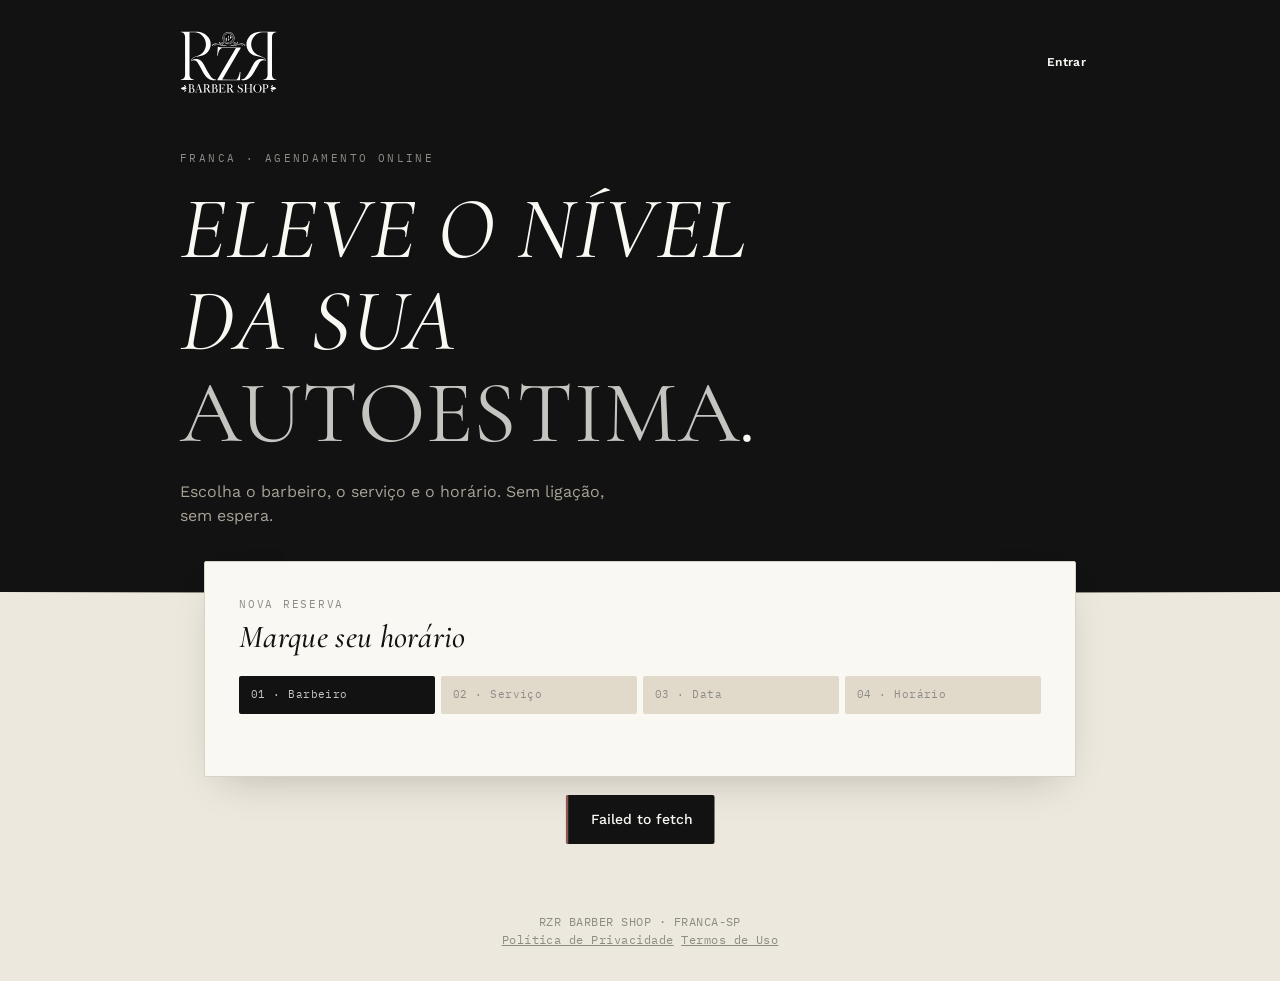
<file: index.html>
<!DOCTYPE html>
<html lang="pt-BR">
<head>
<meta charset="UTF-8">
<meta name="viewport" content="width=device-width, initial-scale=1.0">
<title>RZR Barber Shop — Agende seu horário</title>
<link rel="icon" type="image/svg+xml" href="assets/logo.svg">
<link rel="stylesheet" href="style.css">
</head>
<body>

<header class="hero">
  <nav class="hero-nav">
    <div class="brand">
      <img src="assets/logo.svg" alt="RZR Barber Shop">
    </div>
    <div class="nav-actions" id="navActions"></div>
  </nav>
  <div class="hero-content">
    <div class="eyebrow">Franca · Agendamento online</div>
    <h1>ELEVE O NÍVEL<br>DA SUA <em>AUTOESTIMA</em>.</h1>
    <p>Escolha o barbeiro, o serviço e o horário. Sem ligação, sem espera.</p>
  </div>
</header>
<div class="stripes"></div>

<main>
  <!-- Card: fluxo de agendamento -->
  <section class="card" id="bookingCard">
    <div class="section-label">Nova reserva</div>
    <h2 class="section-title">Marque seu horário</h2>

    <div class="steps">
      <div class="step active" id="step1">01 · Barbeiro</div>
      <div class="step" id="step2">02 · Serviço</div>
      <div class="step" id="step3">03 · Data</div>
      <div class="step" id="step4">04 · Horário</div>
    </div>

    <div id="barberStep">
      <div class="choice-grid" id="barberGrid"></div>
    </div>

    <div id="serviceStep" class="hidden">
      <div class="choice-grid" id="serviceGrid"></div>
    </div>

    <div id="dateStep" class="hidden">
      <div class="field" style="max-width:220px">
        <label>Escolha a data</label>
        <input type="date" id="dateInput">
      </div>
      <button class="btn btn-primary" id="btnLoadSlots">Ver horários</button>
    </div>

    <div id="slotStep" class="hidden">
      <div class="slot-grid" id="slotGrid"></div>
      <p class="empty" id="noSlots" style="display:none">Nenhum horário disponível nesse dia. Tente outra data.</p>
    </div>
  </section>

  <!-- Card: meus agendamentos -->
  <section class="card hidden" id="myApptsCard">
    <div class="section-label">Sua conta</div>
    <h2 class="section-title">Meus agendamentos</h2>
    <div id="apptList"></div>
  </section>
</main>

<!-- Modal login/cadastro -->
<div class="modal-backdrop hidden" id="authModal">
  <div class="modal">
    <div class="tab-row">
      <button class="tab-btn active" id="tabLogin">Entrar</button>
      <button class="tab-btn" id="tabCadastro">Criar conta</button>
    </div>

    <div id="loginForm">
      <h3>Entrar</h3>
      <div class="field"><label>Email</label><input type="email" id="loginEmail"></div>
      <div class="field">
        <label>Senha</label>
        <div class="password-wrapper">
          <input type="password" id="loginSenha">
          <button type="button" class="toggle-password" data-target="loginSenha">
            <img src="assets/see-eye.svg" alt="Mostrar senha">
          </button>
        </div>
      </div>
      <button class="btn btn-primary" style="width:100%" id="btnLogin">Entrar</button>
      <div style="text-align:center;margin-top:14px">
        <button class="link-btn" id="btnEsqueciSenha" style="font-size:12px">Esqueci minha senha</button>
      </div>
    </div>

    <div id="cadastroForm" class="hidden">
      <h3>Criar conta</h3>
      <div class="field"><label>Nome</label><input type="text" id="cadNome" required></div>
      <div class="field"><label>Email</label><input type="email" id="cadEmail" required></div>
      <div class="field"><label>Telefone</label><input type="tel" id="cadTelefone" required></div>
      <div class="field">
        <label>Senha</label>
        <div class="password-wrapper">
          <input type="password" id="cadSenha">
          <button type="button" class="toggle-password" data-target="cadSenha">
            <img src="assets/see-eye.svg" alt="Mostrar senha">
          </button>
        </div>
      </div>
      <div class="field">
        <label>Confirmar senha</label>
        <div class="password-wrapper">
          <input type="password" id="cadSenhaConfirmar">
          <button type="button" class="toggle-password" data-target="cadSenhaConfirmar">
            <img src="assets/see-eye.svg" alt="Mostrar senha">
          </button>
        </div>
      </div>
      <button class="btn btn-primary" style="width:100%" id="btnCadastro">Criar conta</button>
    </div>

    <div style="margin-top:14px;text-align:center">
      <button class="link-btn" id="btnCloseModal">Fechar</button>
    </div>
  </div>
</div>

<!-- Modal confirmação de reserva -->
<div class="modal-backdrop hidden" id="confirmModal">
  <div class="modal">
    <h3>Confirmar reserva</h3>
    <p id="confirmSummary" style="margin-bottom:20px;color:var(--muted);font-size:15px"></p>
    <button class="btn btn-primary" style="width:100%;margin-bottom:10px" id="btnConfirmBooking">Solicitar agendamento</button>
    <button class="link-btn" id="btnCancelConfirm" style="width:100%">Voltar</button>
  </div>
</div>

<!-- Modal minha conta -->
<div class="modal-backdrop hidden" id="accountModal">
  <div class="modal">
    <h3>Minha conta</h3>
    <div class="field"><label>Nome</label><input type="text" id="accNome"></div>
    <div class="field"><label>Email</label><input type="email" id="accEmail"></div>
    <div class="field"><label>Telefone</label><input type="tel" id="accTelefone"></div>
    <button class="btn btn-primary" style="width:100%;margin-bottom:10px" id="btnSalvarPerfil">Salvar alterações</button>

    <div class="stripes" style="margin:24px 0"></div>

    <h3 style="font-size:20px;color:#8A5A52">Excluir minha conta</h3>
    <p style="color:var(--silver-dim);font-size:13px;margin:8px 0 14px">
      Isso remove seus dados pessoais (nome, e-mail, telefone) permanentemente. Seu histórico de agendamentos é mantido de forma anônima, como exige a lei. Essa ação não pode ser desfeita.
    </p>
    <div class="field">
      <label>Confirme sua senha</label>
      <div class="password-wrapper">
        <input type="password" id="accSenhaExcluir">
        <button type="button" class="toggle-password" data-target="accSenhaExcluir">
          <img src="assets/see-eye.svg" alt="Mostrar senha">
        </button>
      </div>
    </div>
    <button class="btn btn-danger" style="width:100%;margin-bottom:10px" id="btnExcluirConta">Excluir minha conta</button>

    <button class="link-btn" id="btnCloseAccount" style="width:100%">Fechar</button>
  </div>
</div>

<footer>
  RZR BARBER SHOP · FRANCA-SP
  <br>
  <a href="privacidade.html" style="color:var(--silver-dim);text-decoration:underline">Política de Privacidade</a>
  <a href="termos-uso.html" style="color:var(--silver-dim);text-decoration:underline">Termos de Uso</a>
</footer>

<div id="toast"></div>

<script src="app.js"></script>
<script>
let barbeiros = [], servicos = [];
let selected = { barbeiro: null, servico: null, data: null, slot: null };

// ---------- Header / sessão ----------
function renderNav() {
  const nav = document.getElementById("navActions");
  const user = getUser();

  if (user && user.perfil === "Cliente") {
    nav.innerHTML = `
      <button class="link-btn" id="btnAccount" title="Editar meus dados" style="color:var(--cream);font-size:14px">Olá, ${escapeHtml(user.nome.split(" ")[0])} ✎</button>
      <button class="btn btn-ghost btn-small" id="btnMyAppts">Meus agendamentos</button>
      <button class="btn btn-ghost btn-small" id="btnLogout">Sair</button>
    `;
    document.getElementById("btnAccount").onclick = openAccountModal;
    document.getElementById("btnMyAppts").onclick = showMyAppointments;
    document.getElementById("btnLogout").onclick = () => { clearSession(); renderNav(); toast("Sessão encerrada"); document.getElementById("myApptsCard").classList.add("hidden"); };
  } else if (user && (user.perfil === "Admin" || user.perfil === "SubAdmin")) {
    nav.innerHTML = `
      <a href="admin.html" class="btn btn-ghost btn-small" style="text-decoration:none;color:var(--bone)">Painel administrativo</a>
      <button class="btn btn-ghost btn-small" id="btnLogout">Sair</button>
    `;
    document.getElementById("btnLogout").onclick = () => { clearSession(); renderNav(); toast("Sessão encerrada"); };
  } else {
    nav.innerHTML = `<button class="btn btn-primary btn-small" id="btnOpenAuth">Entrar</button>`;
    document.getElementById("btnOpenAuth").onclick = () => openAuthModal();
  }
}

// ---------- Auth modal ----------
function openAuthModal() { document.getElementById("authModal").classList.remove("hidden"); }
function closeAuthModal() { document.getElementById("authModal").classList.add("hidden"); }

document.getElementById("btnCloseModal").onclick = closeAuthModal;
document.getElementById("tabLogin").onclick = () => switchTab("login");
document.getElementById("tabCadastro").onclick = () => switchTab("cadastro");

function switchTab(tab) {
  document.getElementById("tabLogin").classList.toggle("active", tab === "login");
  document.getElementById("tabCadastro").classList.toggle("active", tab === "cadastro");
  document.getElementById("loginForm").classList.toggle("hidden", tab !== "login");
  document.getElementById("cadastroForm").classList.toggle("hidden", tab !== "cadastro");
}

document.getElementById("btnLogin").onclick = async () => {
  const email = document.getElementById("loginEmail").value.trim();
  const senha = document.getElementById("loginSenha").value;
  if (!email || !senha) return toast("Preencha email e senha", true);

  const btn = document.getElementById("btnLogin");
  const textoOriginal = btn.textContent;
  btn.disabled = true;
  btn.textContent = "Entrando...";

  try {
    const data = await api("/api/auth/login", { method: "POST", body: JSON.stringify({ email, senha }) });
    saveSession(data.token, data.nome, data.email, data.perfil);
    renderNav(); closeAuthModal();
    toast(`Bem-vindo, ${data.nome.split(" ")[0]}!`);
  } catch (e) {
    toast(e.message, true);
    destacarCriarConta();
  } finally {
    btn.disabled = false;
    btn.textContent = textoOriginal;
  }
};

function destacarCriarConta() {
  const tab = document.getElementById("tabCadastro");
  tab.classList.add("highlight");
  setTimeout(() => tab.classList.remove("highlight"), 2000);
}
document.getElementById("loginSenha").addEventListener("keydown", (e) => {
  if (e.key === "Enter") document.getElementById("btnLogin").click();
});

document.getElementById("btnEsqueciSenha").onclick = async () => {
  const email = document.getElementById("loginEmail").value.trim();
  if (!email) return toast("Digite seu e-mail no campo acima primeiro", true);
  try {
    const data = await api("/api/auth/esqueci-senha", { method: "POST", body: JSON.stringify({ email }) });
    toast(data.mensagem);
  } catch (e) { toast(e.message, true); }
};

document.getElementById("btnCadastro").onclick = async () => {
  const nome = document.getElementById("cadNome").value.trim();
  const email = document.getElementById("cadEmail").value.trim();
  const telefone = document.getElementById("cadTelefone").value.trim();
  const senha = document.getElementById("cadSenha").value;
  const senhaConfirmar = document.getElementById("cadSenhaConfirmar").value;
  if (!nome || !telefone || !email || !senha) return toast("Preencha os campos obrigatórios", true);
  if (senha !== senhaConfirmar) return toast("As senhas não coincidem", true);
  try {
    const data = await api("/api/auth/cadastro", { method: "POST", body: JSON.stringify({ nome, email, senha, telefone }) });
    saveSession(data.token, data.nome, data.email, data.perfil);
    renderNav(); closeAuthModal();
    toast(`Conta criada! Bem-vindo, ${data.nome.split(" ")[0]}!`);
  } catch (e) { toast(e.message, true); }
};
document.getElementById("cadSenha").addEventListener("keydown", (e) => {
  if (e.key === "Enter") document.getElementById("btnCadastro").click();
});

// ---------- Minha conta ----------
function openAccountModal() {
  document.getElementById("accountModal").classList.remove("hidden");
  carregarMeusDados();
}

async function carregarMeusDados() {
  try {
    const dados = await api("/api/usuarios/me");
    document.getElementById("accNome").value = dados.nome;
    document.getElementById("accEmail").value = dados.email;
    document.getElementById("accTelefone").value = dados.telefone || "";
  } catch (e) { toast(e.message, true); }
}

document.getElementById("btnCloseAccount").onclick = () => {
  document.getElementById("accountModal").classList.add("hidden");
  document.getElementById("accSenhaExcluir").value = "";
};

document.getElementById("btnSalvarPerfil").onclick = async () => {
  const nome = document.getElementById("accNome").value.trim();
  const email = document.getElementById("accEmail").value.trim();
  const telefone = document.getElementById("accTelefone").value.trim();
  if (!nome) return toast("Informe o nome", true);
  try {
    const atualizado = await api("/api/usuarios/me", {
      method: "PUT",
      body: JSON.stringify({ nome, email, telefone })
    });
    const user = getUser();
    saveSession(getToken(), atualizado.nome, atualizado.email, user.perfil);
    renderNav();
    toast("Dados atualizados");
  } catch (e) { toast(e.message, true); }
};

document.getElementById("btnExcluirConta").onclick = async () => {
  const senha = document.getElementById("accSenhaExcluir").value;
  if (!senha) return toast("Digite sua senha para confirmar", true);
  if (!confirm("Tem certeza que deseja excluir sua conta? Essa ação não pode ser desfeita.")) return;
  try {
    await api("/api/usuarios/me", { method: "DELETE", body: JSON.stringify({ senha }) });
    toast("Conta excluída. Até logo!");
    clearSession();
    document.getElementById("accountModal").classList.add("hidden");
    renderNav();
    document.getElementById("myApptsCard").classList.add("hidden");
  } catch (e) { toast(e.message, true); }
};

// ---------- Fluxo de agendamento ----------
async function loadBarbeiros() {
  try {
    barbeiros = await api("/api/barbeiros");
    const grid = document.getElementById("barberGrid");
    grid.innerHTML = barbeiros.map(b => `
      <div class="choice-card ${b.fotoBase64 ? "choice-card-com-foto" : ""}" data-id="${b.id}">
        ${b.fotoBase64 ? `<img src="${b.fotoBase64}" class="foto-preview foto-preview-md" alt="${escapeHtml(b.nome)}">` : ""}
        <div class="info">
          <div class="name">${escapeHtml(b.nome)}</div>
          <div class="meta">${escapeHtml(b.telefone) || "Barbeiro"}</div>
        </div>
      </div>`).join("");
    grid.querySelectorAll(".choice-card").forEach(el => el.onclick = () => selectBarbeiro(el));
  } catch (e) { toast(e.message, true); }
}

function selectBarbeiro(el) {
  document.querySelectorAll("#barberGrid .choice-card").forEach(c => c.classList.remove("selected"));
  el.classList.add("selected");
  selected.barbeiro = barbeiros.find(b => b.id == el.dataset.id);
  markStep(1, 2);
  loadServicos();
}

async function loadServicos() {
  try {
    servicos = await api("/api/servicos");
    const grid = document.getElementById("serviceGrid");
    grid.innerHTML = servicos.map(s => `
      <div class="choice-card" data-id="${s.id}">
        <div class="name">${escapeHtml(s.nome)}</div>
        <div class="meta">${s.duracaoMinutos} min · ${formatMoney(s.preco)}</div>
      </div>`).join("");
    grid.querySelectorAll(".choice-card").forEach(el => el.onclick = () => selectServico(el));
    document.getElementById("serviceStep").classList.remove("hidden");
  } catch (e) { toast(e.message, true); }
}

function selectServico(el) {
  document.querySelectorAll("#serviceGrid .choice-card").forEach(c => c.classList.remove("selected"));
  el.classList.add("selected");
  selected.servico = servicos.find(s => s.id == el.dataset.id);
  markStep(2, 3);
  document.getElementById("dateStep").classList.remove("hidden");
  const dateInput = document.getElementById("dateInput");
  const today = new Date().toISOString().split("T")[0];
  dateInput.min = today;
  if (!dateInput.value) dateInput.value = today;
}

document.getElementById("btnLoadSlots").onclick = async () => {
  const data = document.getElementById("dateInput").value;
  if (!data) return toast("Escolha uma data", true);
  selected.data = data;
  markStep(3, 4);
  try {
    const slots = await api(`/api/agendamentos/horarios-disponiveis?barbeiroId=${selected.barbeiro.id}&servicoId=${selected.servico.id}&data=${data}`);
    const grid = document.getElementById("slotGrid");
    document.getElementById("slotStep").classList.remove("hidden");
    document.getElementById("noSlots").style.display = slots.length ? "none" : "block";
    grid.innerHTML = slots.map(s => `
  <div class="slot ${s.disponivel ? "" : "slot-reservado"}" data-inicio="${s.inicio}">
    <span class="slot-time">${formatTime(s.inicio)}</span>
    ${s.disponivel ? "" : `<span class="slot-tag">RESERVADO</span>`}
  </div>`).join("");
    // só os disponíveis recebem clique
    grid.querySelectorAll(".slot:not(.slot-reservado)").forEach(el => el.onclick = () => selectSlot(el));
  } catch (e) { toast(e.message, true); }
};

function selectSlot(el) {
  document.querySelectorAll("#slotGrid .slot").forEach(s => s.classList.remove("selected"));
  el.classList.add("selected");
  selected.slot = el.dataset.inicio;
  openConfirmModal();
}

function markStep(fromIdx, toIdx) {
  const stepFrom = document.getElementById(`step${fromIdx}`);
  stepFrom.classList.remove("active");
  stepFrom.classList.add("done");
  document.getElementById(`step${toIdx}`).classList.add("active");
}

// ---------- Confirmação ----------
function openConfirmModal() {
  if (!isClienteLogado()) {
    toast("Entre na sua conta para confirmar o agendamento", true);
    openAuthModal();
    return;
  }
  const resumo = `${escapeHtml(selected.barbeiro.nome)} · ${escapeHtml(selected.servico.nome)} · ${formatDateTime(selected.slot)}`;  document.getElementById("confirmSummary").textContent = resumo;
  document.getElementById("confirmModal").classList.remove("hidden");
}
document.getElementById("btnCancelConfirm").onclick = () => document.getElementById("confirmModal").classList.add("hidden");

document.getElementById("btnConfirmBooking").onclick = async () => {
  try {
    await api("/api/agendamentos", {
      method: "POST",
      body: JSON.stringify({
        barbeiroId: selected.barbeiro.id,
        servicoId: selected.servico.id,
        dataHoraInicio: selected.slot
      })
    });
    document.getElementById("confirmModal").classList.add("hidden");
    toast("Agendamento solicitado! 🎉");
    resetFlow();
    showMyAppointments();
  } catch (e) { toast(e.message, true); }
};

function resetFlow() {
  selected = { barbeiro: null, servico: null, data: null, slot: null };
  document.querySelectorAll(".step").forEach(s => s.classList.remove("active", "done"));
  document.getElementById("step1").classList.add("active");
  document.getElementById("serviceStep").classList.add("hidden");
  document.getElementById("dateStep").classList.add("hidden");
  document.getElementById("slotStep").classList.add("hidden");
  document.querySelectorAll(".choice-card").forEach(c => c.classList.remove("selected"));
}

// ---------- Meus agendamentos ----------
async function showMyAppointments() {
  if (!isClienteLogado()) return openAuthModal();
  try {
    const appts = await api("/api/agendamentos/meus");
    const card = document.getElementById("myApptsCard");
    const list = document.getElementById("apptList");
    card.classList.remove("hidden");
    card.scrollIntoView({ behavior: "smooth" });

    if (!appts.length) {
      list.innerHTML = `<div class="empty"><div class="display">—</div>Você ainda não tem agendamentos.</div>`;
      return;
    }

    list.innerHTML = appts.map(a => `
      <div class="appt">
        <div class="appt-info">
          <div class="name">${escapeHtml(a.servicoNome)} com ${escapeHtml(a.barbeiroNome)}</div>
          <div class="meta">${formatDateTime(a.dataHoraInicio)}</div>
        </div>
        <div style="display:flex;align-items:center;gap:10px">
        <span class="badge badge-${a.status.toLowerCase()}">${statusLabel(a.status, a.canceladoPor)}</span>          ${a.status !== "Cancelado" ? `<button class="btn btn-danger btn-small" data-id="${a.id}">Cancelar</button>` : ""}
        </div>
      </div>`).join("");

    list.querySelectorAll("button[data-id]").forEach(btn => {
      btn.onclick = async () => {
        if (!confirm("Cancelar este agendamento?")) return;
        try {
          await api(`/api/agendamentos/${btn.dataset.id}/cancelar`, { method: "PATCH" });
          toast("Agendamento cancelado");
          showMyAppointments();
        } catch (e) { toast(e.message, true); }
      };
    });
  } catch (e) { toast(e.message, true); }
}

// ---------- Fechar modal ao clicar fora ----------
document.querySelectorAll(".modal-backdrop").forEach(backdrop => {
  backdrop.addEventListener("click", (e) => {
    if (e.target === backdrop) {
      backdrop.classList.add("hidden");
    }
  });
});

// ---------- Init ----------
renderNav();
loadBarbeiros();
setupPasswordToggles();
</script>
</body>
</html>
</file>
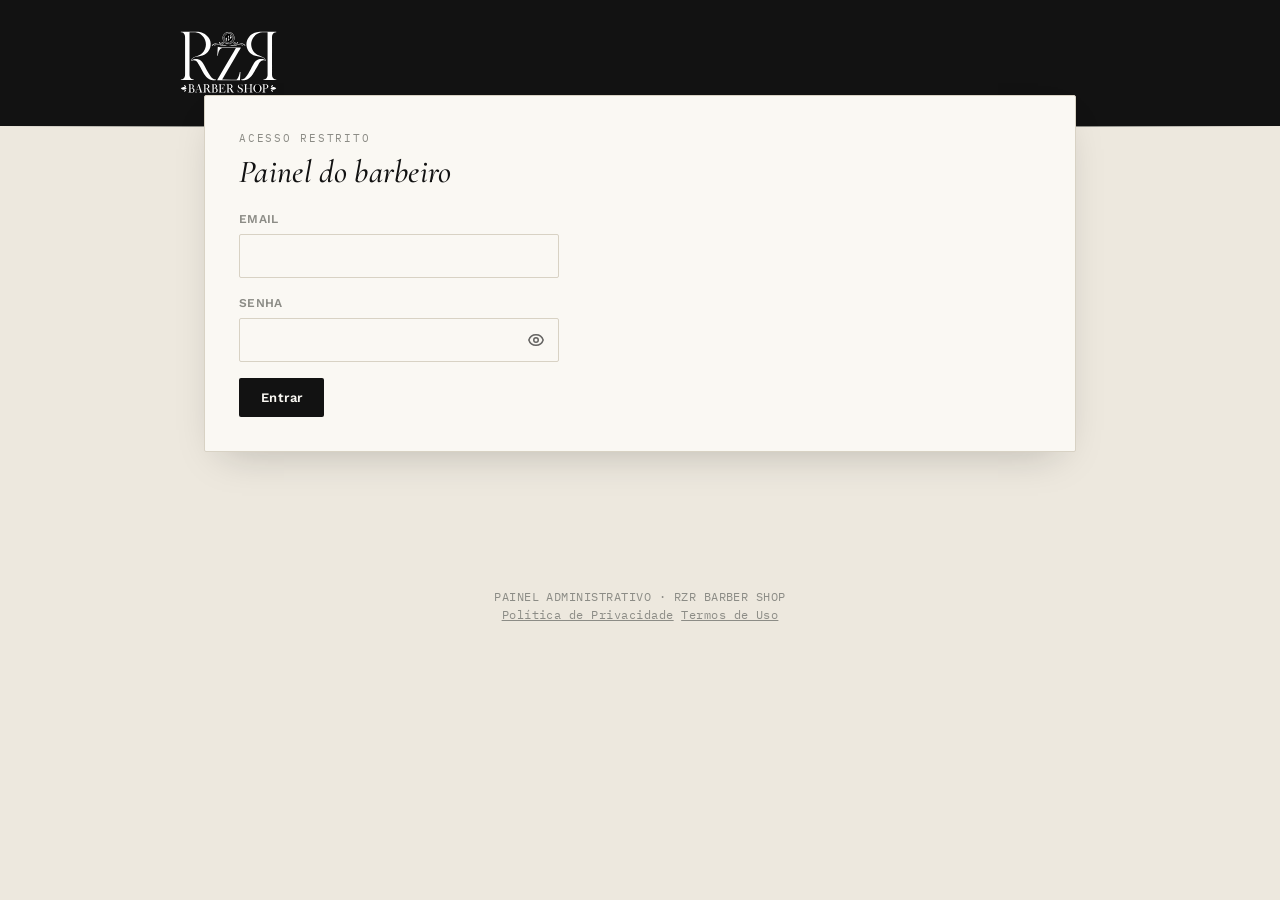
<file: admin.html>
<!DOCTYPE html>
<html lang="pt-BR">
<head>
<meta charset="UTF-8">
<meta name="viewport" content="width=device-width, initial-scale=1.0">
<title>Painel · RZR Barber Shop</title>
<link rel="icon" type="image/svg+xml" href="assets/logo.svg">
<link rel="stylesheet" href="style.css">
</head>
<body>

<header class="hero" style="padding-bottom:32px">
  <nav class="hero-nav" style="margin-bottom:0">
    <div class="brand">
      <img src="assets/logo.svg" alt="RZR Barber Shop">
    </div>
    <div class="nav-actions" id="navActions"></div>
  </nav>
</header>
<div class="stripes"></div>

<main>
  <!-- Login gate -->
  <section class="card" id="loginGate">
    <div class="section-label">Acesso restrito</div>
    <h2 class="section-title">Painel do barbeiro</h2>
    <div class="field" style="max-width:320px"><label>Email</label><input type="email" id="loginEmail"></div>
    <div class="field" style="max-width:320px">
      <label>Senha</label>
      <div class="password-wrapper">
        <input type="password" id="loginSenha">
        <button type="button" class="toggle-password" data-target="loginSenha">
          <img src="assets/see-eye.svg" alt="Mostrar senha">
        </button>
      </div>
    </div>
    <button class="btn btn-primary" id="btnLogin">Entrar</button>
  </section>

  <!-- Dashboard -->
  <div id="dashboard" class="hidden">
    <section class="card">
      <div class="section-label">Agenda</div>
      <h2 class="section-title">Todos os agendamentos</h2>
      <div class="field hidden" id="filtroBarbeiroWrapper" style="max-width:280px">
        <label>Filtrar por barbeiro</label>
        <select id="filtroBarbeiro" style="width:100%;padding:12px;border:1px solid var(--line);border-radius:2px;font-family:'Work Sans'">
          <option value="">Todos os barbeiros</option>
        </select>
      </div>
      <div id="apptList"></div>
      <div id="apptPaginacao" style="display:flex;justify-content:center;align-items:center;gap:16px;margin-top:20px"></div>
    </section>

    <section class="card" id="secBarbeiros">
      <div class="section-label">Equipe</div>
      <h2 class="section-title">Barbeiros</h2>
      <div id="barberList" style="margin-bottom:20px"></div>
      <details>
        <summary style="cursor:pointer;font-weight:600;color:var(--brick);margin-bottom:12px">+ Cadastrar barbeiro</summary>
        <div class="field" style="max-width:320px"><label>Nome</label><input type="text" id="newBarberNome"></div>
        <div class="field" style="max-width:320px"><label>Telefone</label><input type="tel" id="newBarberTelefone"></div>
        <div class="field" style="max-width:320px">
          <label>Foto (opcional)</label>
          <input type="file" id="newBarberFoto" accept="image/*">
          <img id="newBarberFotoPreview" class="foto-preview hidden" style="margin-top:10px">
        </div>
        <button class="btn btn-outline btn-small" id="btnAddBarber">Adicionar</button>
      </details>
    </section>

    <section class="card" id="secServicos">
      <div class="section-label">Cardápio</div>
      <h2 class="section-title">Serviços</h2>
      <div id="serviceList" style="margin-bottom:20px"></div>
      <details>
        <summary style="cursor:pointer;font-weight:600;color:var(--brick);margin-bottom:12px">+ Cadastrar serviço</summary>
        <div class="field" style="max-width:320px"><label>Nome</label><input type="text" id="newServicoNome"></div>
        <div class="field" style="max-width:320px"><label>Duração (min)</label><input type="number" id="newServicoDuracao"></div>
        <div class="field" style="max-width:320px"><label>Preço (R$)</label><input type="number" step="0.01" id="newServicoPreco"></div>
        <div class="field" style="max-width:320px">
          <label>Antecedência mínima (min)</label>
          <input type="number" id="newServicoAntecedencia" value="0">
        </div>
        <button class="btn btn-outline btn-small" id="btnAddServico">Adicionar</button>
      </details>
    </section>

    <details class="card" id="secDisponilidade">
      <summary>
        <div class="section-label">Horários de trabalho</div>
        <h2 class="section-title">Disponibilidade</h2>
      </summary>
      <div class="section-body">
        <p style="color:var(--silver-dim);font-size:14px;margin-bottom:16px">Cadastre em qual barbeiro, dia da semana e faixa de horário ele atende.</p>
        <div class="field" style="max-width:320px">
          <label>Barbeiro</label>
          <select id="dispBarbeiro" style="width:100%;padding:12px;border:1px solid var(--line);border-radius:2px;font-family:'Work Sans'"></select>
        </div>
        <div class="field" style="max-width:320px">
          <label>Dia da semana</label>
          <select id="dispDia" style="width:100%;padding:12px;border:1px solid var(--line);border-radius:2px;font-family:'Work Sans'">
            <option value="" disabled selected>Selecione o dia</option>
            <option value="0">Domingo</option><option value="1">Segunda</option><option value="2">Terça</option>
            <option value="3">Quarta</option><option value="4">Quinta</option><option value="5">Sexta</option><option value="6">Sábado</option>
          </select>
        </div>
        <div style="display:flex;gap:12px;max-width:320px">
          <div class="field" style="flex:1"><label>Início</label><input type="time" id="dispInicio" value="09:00"></div>
          <div class="field" style="flex:1"><label>Fim</label><input type="time" id="dispFim" value="20:00"></div>
        </div>
        <div style="display:flex;gap:12px;max-width:320px">
          <div class="field" style="flex:1"><label>Pausa (início)</label><input type="time" id="dispPausaInicio"></div>
          <div class="field" style="flex:1"><label>Pausa (fim)</label><input type="time" id="dispPausaFim"></div>
        </div>
        <p style="color:var(--silver-dim);font-size:12px;margin:-8px 0 14px">Deixe em branco se o barbeiro não tiver pausa nesse dia.</p>
        <button class="btn btn-outline btn-small" id="btnAddDisp">Adicionar horário</button>
      </div>
    </details>

    <details class="card" id="secBloqueios">
      <summary>
        <div class="section-label">Fechado</div>
        <h2 class="section-title">Bloqueio de datas</h2>
      </summary>
      <div class="section-body">
        <p style="color:var(--silver-dim);font-size:14px;margin-bottom:16px">Feriados (todos os barbeiros) ou folgas individuais.</p>
        <div id="bloqueioList" style="margin-bottom:20px"></div>
        <details>
          <summary style="cursor:pointer;font-weight:600;color:var(--brick);margin-bottom:12px">+ Cadastrar bloqueio</summary>
          <div class="field" style="max-width:320px">
            <label>Barbeiro</label>
            <select id="bloqueioBarbeiro" style="width:100%;padding:12px;border:1px solid var(--line);border-radius:2px;font-family:'Work Sans'">
              <option value="">Todos os barbeiros (feriado)</option>
            </select>
          </div>
          <div class="field" style="max-width:320px"><label>Data</label><input type="date" id="bloqueioData"></div>
          <div style="display:flex;gap:12px;max-width:320px">
            <div class="field" style="flex:1"><label>Horário início (opcional)</label><input type="time" id="bloqueioHoraInicio"></div>
            <div class="field" style="flex:1"><label>Horário fim (opcional)</label><input type="time" id="bloqueioHoraFim"></div>
          </div>
          <p style="color:var(--silver-dim);font-size:12px;margin:-8px 0 14px">Deixe os dois em branco para bloquear o dia inteiro.</p>
          <div class="field" style="max-width:320px"><label>Motivo (opcional)</label><input type="text" id="bloqueioMotivo"></div>
          <button class="btn btn-outline btn-small" id="btnAddBloqueio">Adicionar</button>
          <button class="link-btn hidden" id="btnCancelEditBloqueio" style="margin-left:10px">Cancelar edição</button>
        </details>
      </div>
    </details>

    <details class="card" id="secLogs">
      <summary>
        <div class="section-label">Auditoria</div>
        <h2 class="section-title">Histórico de ações</h>
      </summary>
      <div class="section-body">
        <div id="logList"></div>
        <div id="logPaginacao" style="display:flex;justify-content:center;align-items:center;gap:16px;margin-top:20px"></div>
      </div>
    </details>
  </div>
</main>

<!-- Modal editar serviço -->
<div class="modal-backdrop hidden" id="editServicoModal">
  <div class="modal">
    <h3>Editar serviço</h3>
    <div class="field"><label>Nome</label><input type="text" id="editServicoNome"></div>
    <div class="field"><label>Duração (min)</label><input type="number" id="editServicoDuracao"></div>
    <div class="field"><label>Preço (R$)</label><input type="number" step="0.01" id="editServicoPreco"></div>
    <div class="field"><label>Antecedência mínima (min)</label><input type="number" id="editServicoAntecedencia"></div>
    <button class="btn btn-primary" style="width:100%;margin-bottom:10px" id="btnSalvarServico">Salvar alterações</button>
    <button class="link-btn" id="btnCancelEditServico" style="width:100%">Cancelar</button>
  </div>
</div>

<div class="modal-backdrop hidden" id="clienteModal">
  <div class="modal">
    <h3>Dados do cliente</h3>
    <div class="field"><label>Nome</label><input type="text" id="clienteNomeView" readonly></div>
    <div class="field"><label>Telefone</label><input type="text" id="clienteTelefoneView" readonly></div>
    <div class="field"><label>Email</label><input type="text" id="clienteEmailView" readonly></div>
    <button class="link-btn" id="btnCloseCliente" style="width:100%">Fechar</button>
  </div>
</div>

<!-- Modal editar barbeiro -->
<div class="modal-backdrop hidden" id="editBarbeiroModal">
  <div class="modal" style="max-width:520px">
    <h3>Editar barbeiro</h3>
    <div class="field"><label>Nome</label><input type="text" id="editBarbeiroNome"></div>
    <div class="field"><label>Telefone</label><input type="tel" id="editBarbeiroTelefone"></div>
    <div class="field">
      <label>Foto</label>
      <img id="editBarbeiroFotoPreview" class="foto-preview hidden" style="margin-bottom:10px">
      <input type="file" id="editBarbeiroFoto" accept="image/*">
      <button type="button" class="link-btn" id="btnRemoverFotoBarbeiro" style="display:block;margin-top:6px;font-size:12px">Remover foto</button>
    </div>
    <button class="btn btn-primary btn-small" id="btnSalvarBarbeiro" style="margin-bottom:20px">Salvar dados</button>

    <div class="stripes" style="margin-bottom:20px"></div>

    <h3 style="font-size:20px;margin-bottom:14px">Disponibilidades</h3>
    <div id="editDisponibilidadeList" style="margin-bottom:20px"></div>

    <details>
      <summary style="cursor:pointer;font-weight:600;color:var(--brick);margin-bottom:12px">+ Adicionar novo horário</summary>
      <div class="field">
        <label>Dia da semana</label>
        <select id="editDispDiaNovo" style="width:100%;padding:12px;border:1px solid var(--line);border-radius:2px;font-family:'Work Sans'">
          <option value="" disabled selected>Selecione o dia</option>
          <option value="0">Domingo</option><option value="1">Segunda</option><option value="2">Terça</option>
          <option value="3">Quarta</option><option value="4">Quinta</option><option value="5">Sexta</option><option value="6">Sábado</option>
        </select>
      </div>
      <div style="display:flex;gap:12px">
        <div class="field" style="flex:1"><label>Início</label><input type="time" id="editDispInicioNovo" value="09:00"></div>
        <div class="field" style="flex:1"><label>Fim</label><input type="time" id="editDispFimNovo" value="20:00"></div>
      </div>
      <div style="display:flex;gap:12px">
        <div class="field" style="flex:1"><label>Pausa (início)</label><input type="time" id="editDispPausaInicioNovo"></div>
        <div class="field" style="flex:1"><label>Pausa (fim)</label><input type="time" id="editDispPausaFimNovo"></div>
      </div>
      <button class="btn btn-outline btn-small" id="btnAddDispNoModal">Adicionar</button>
    </details>
    <div class="stripes" style="margin-bottom:20px"></div>
    <h3 style="font-size:20px;margin-bottom:10px">Acesso administrativo</h3>
    <div id="subAdminAtual" style="font-size:13px;color:var(--silver-dim);margin-bottom:8px"></div>
    <div class="field"><label>E-mail da conta do barbeiro</label><input type="email" id="editBarbeiroSubAdminEmail"></div>
    <div style="display:flex;gap:8px;margin-bottom:8px">
      <button class="btn btn-outline btn-small" id="btnVincularSubAdmin">Vincular</button>
      <button class="btn btn-danger btn-small hidden" id="btnDesvincularSubAdmin">Desvincular</button>
    </div>
    <p style="color:var(--silver-dim);font-size:12px;margin-bottom:20px">O barbeiro precisa ter criado a própria conta no site antes de vincular.</p>
    
    <button class="link-btn" id="btnCloseEditBarbeiro" style="width:100%;margin-top:20px">Fechar</button>
  </div>
</div>

<!-- Modal editar disponibilidade individual -->
<div class="modal-backdrop hidden" id="editDispModal">
  <div class="modal">
    <h3 id="editDispTitulo">Editar horário</h3>
    <div class="field">
      <label>Dia da semana</label>
      <select id="editDispDia" style="width:100%;padding:12px;border:1px solid var(--line);border-radius:2px;font-family:'Work Sans'">
        <option value="0">Domingo</option><option value="1">Segunda</option><option value="2">Terça</option>
        <option value="3">Quarta</option><option value="4">Quinta</option><option value="5">Sexta</option><option value="6">Sábado</option>
      </select>
    </div>
    <div style="display:flex;gap:12px">
      <div class="field" style="flex:1"><label>Início</label><input type="time" id="editDispInicio"></div>
      <div class="field" style="flex:1"><label>Fim</label><input type="time" id="editDispFim"></div>
    </div>
    <div style="display:flex;gap:12px">
      <div class="field" style="flex:1"><label>Pausa (início)</label><input type="time" id="editDispPausaInicio"></div>
      <div class="field" style="flex:1"><label>Pausa (fim)</label><input type="time" id="editDispPausaFim"></div>
    </div>
    <button class="btn btn-primary" style="width:100%;margin-bottom:10px" id="btnConfirmarEditDisp">Confirmar alterações</button>
    <button class="link-btn" id="btnCancelEditDisp" style="width:100%">Cancelar</button>
  </div>
</div>

<footer>PAINEL ADMINISTRATIVO · RZR BARBER SHOP
  <br>
  <a href="privacidade.html" style="color:var(--silver-dim);text-decoration:underline">Política de Privacidade</a>
  <a href="termos-uso.html" style="color:var(--silver-dim);text-decoration:underline">Termos de Uso</a>
</footer>
<div id="toast"></div>

<script src="app.js"></script>
<script>
let barbeirosCache = [];

function renderNav() {
  const nav = document.getElementById("navActions");
  const user = getUser();
  if (user && (user.perfil === "Admin" || user.perfil === "SubAdmin")) {
    nav.innerHTML = `<span style="color:var(--cream);font-size:14px">${user.nome}</span> <button class="btn btn-ghost btn-small" id="btnLogout">Sair</button>`;
    document.getElementById("btnLogout").onclick = () => { clearSession(); location.reload(); };
  } else {
    nav.innerHTML = "";
  }
}

function checkAccess() {
  const user = getUser();
  if (user && (user.perfil === "Admin" || user.perfil === "SubAdmin")) {
    document.getElementById("loginGate").classList.add("hidden");
    document.getElementById("dashboard").classList.remove("hidden");
    aplicarVisibilidadePorPerfil(user.perfil);
    loadAll();
  } else {
    document.getElementById("loginGate").classList.remove("hidden");
    document.getElementById("dashboard").classList.add("hidden");
    if (user && user.perfil === "Cliente") {
      toast("Essa conta não tem acesso administrativo. Faça login com uma conta de administrador.", true);
    }
  }
}

function aplicarVisibilidadePorPerfil(perfil) {
  const somenteAgendamentos = perfil === "SubAdmin";
  ["secBarbeiros", "secServicos", "secDisponibilidade", "secBloqueios", "secLogs"].forEach(id => {
    const el = document.getElementById(id);
    if (el) el.classList.toggle("hidden", somenteAgendamentos);
  });
  const filtroWrapper = document.getElementById("filtroBarbeiroWrapper");
  if (filtroWrapper) filtroWrapper.classList.toggle("hidden", perfil !== "Admin");
}

document.getElementById("btnLogin").onclick = async () => {
  const email = document.getElementById("loginEmail").value.trim();
  const senha = document.getElementById("loginSenha").value;

  const btn = document.getElementById("btnLogin");
  const textoOriginal = btn.textContent;
  btn.disabled = true;
  btn.textContent = "Entrando...";

  try {
    const data = await api("/api/auth/login", { method: "POST", body: JSON.stringify({ email, senha }) });
    if (data.perfil !== "Admin" && data.perfil !== "SubAdmin") {
      toast("Essa conta não tem acesso administrativo", true);
      return;
    }
    saveSession(data.token, data.nome, data.email, data.perfil, data.barbeiroId);
    renderNav(); checkAccess();
    toast(`Bem-vindo, ${data.nome}`);
  } catch (e) {
    toast(e.message, true);
  } finally {
    btn.disabled = false;
    btn.textContent = textoOriginal;
  }
};
document.getElementById("loginSenha").addEventListener("keydown", (e) => {
  if (e.key === "Enter") document.getElementById("btnLogin").click();
});

async function loadAll() {
  const user = getUser();
  if (user.perfil === "SubAdmin") {
    await loadAppointments();
  } else {
    await Promise.all([loadAppointments(), loadBarbeiros(), loadServicos(), loadBloqueios(), loadLogs()]);
  }
}

// ---------- Agendamentos ----------
let paginaAtualAgendamentos = 1;

async function loadAppointments(pagina = 1) {
  const user = getUser();
  const isSubAdmin = user.perfil === "SubAdmin";
  const filtro = !isSubAdmin ? (document.getElementById("filtroBarbeiro")?.value || "") : "";

  try {
    const qs = new URLSearchParams({ pagina, tamanhoPagina: 15 });
    if (filtro) qs.set("barbeiroId", filtro);

    const resultado = await api(`/api/agendamentos/admin/todos?${qs.toString()}`);
    const { itens, paginaAtual, totalPaginas, totalItens } = resultado;
    paginaAtualAgendamentos = paginaAtual;

    const list = document.getElementById("apptList");
    if (!itens.length) {
      list.innerHTML = `<div class="empty"><div class="display">—</div>Nenhum agendamento ainda.</div>`;
      document.getElementById("apptPaginacao").innerHTML = "";
      return;
    }

    list.innerHTML = itens.map(a => {
      const podeAgir = user.barbeiroId && a.barbeiroId === user.barbeiroId;
      return `
  <div class="appt">
    <div class="appt-info">
      <div class="name">
        <button class="link-btn" data-nome="${escapeHtml(a.clienteNome)}" data-telefone="${escapeHtml(a.clienteTelefone || "")}" data-email="${escapeHtml(a.clienteEmail)}">${escapeHtml(a.clienteNome)}</button>
        · ${escapeHtml(a.servicoNome)}
      </div>
      <div class="meta">${escapeHtml(a.barbeiroNome)} · ${formatDateTime(a.dataHoraInicio)}</div>
    </div>
    <div style="display:flex;align-items:center;gap:8px">
      <span class="badge badge-${a.status.toLowerCase()}">${statusLabel(a.status, a.canceladoPor)}</span>
      ${podeAgir && a.status === "Pendente" ? `<button class="btn btn-outline btn-small" data-id="${a.id}" data-status="Confirmado">Confirmar</button>` : ""}
      ${podeAgir && a.status !== "Cancelado" ? `<button class="btn btn-danger btn-small" data-id="${a.id}" data-status="Cancelado">Cancelar</button>` : ""}
    </div>
  </div>`;
    }).join("");

    list.querySelectorAll("button[data-nome]").forEach(btn => {
      btn.onclick = () => abrirDadosCliente(btn.dataset.nome, btn.dataset.telefone, btn.dataset.email);
    });

    list.querySelectorAll("button[data-id]").forEach(btn => {
      btn.onclick = async () => {
        try {
          await api(`/api/agendamentos/admin/${btn.dataset.id}/status`, {
            method: "PATCH",
            body: JSON.stringify({ status: btn.dataset.status })
          });
          toast("Status atualizado");
          loadAppointments(paginaAtualAgendamentos);
        } catch (e) { toast(e.message, true); }
      };
    });

    const paginacaoEl = document.getElementById("apptPaginacao");
    if (totalPaginas <= 1) {
      paginacaoEl.innerHTML = "";
    } else {
      paginacaoEl.innerHTML = `
        <button class="btn btn-outline btn-small" id="btnPaginaAnterior" ${paginaAtual <= 1 ? "disabled" : ""}>← Anterior</button>
        <span class="mono" style="font-size:13px;color:var(--silver-dim)">Página ${paginaAtual} de ${totalPaginas} · ${totalItens} agendamentos</span>
        <button class="btn btn-outline btn-small" id="btnProximaPagina" ${paginaAtual >= totalPaginas ? "disabled" : ""}>Próxima →</button>
      `;
      document.getElementById("btnPaginaAnterior").onclick = () => loadAppointments(paginaAtual - 1);
      document.getElementById("btnProximaPagina").onclick = () => loadAppointments(paginaAtual + 1);
    }
  } catch (e) { toast(e.message, true); }
}

function abrirDadosCliente(nome, telefone, email) {
  document.getElementById("clienteNomeView").value = nome;
  document.getElementById("clienteTelefoneView").value = telefone || "—";
  document.getElementById("clienteEmailView").value = email;
  document.getElementById("clienteModal").classList.remove("hidden");
}
document.getElementById("btnCloseCliente").onclick = () => {
  document.getElementById("clienteModal").classList.add("hidden");
};

// ---------- Logs de auditoria ----------
let paginaAtualLogs = 1;

function formatDateTimeCompleto(iso) {
  const d = new Date(iso);
  return d.toLocaleString("pt-BR", { day: "2-digit", month: "2-digit", year: "numeric", hour: "2-digit", minute: "2-digit" });
}

function acaoLabel(acao) {
  const mapa = {
    ConfirmouAgendamento: "Confirmou agendamento",
    CancelouAgendamento: "Cancelou agendamento",
    CriouBarbeiro: "Cadastrou barbeiro",
    EditouBarbeiro: "Editou barbeiro",
    DesativouBarbeiro: "Desativou barbeiro",
    AtivouBarbeiro: "Reativou barbeiro",
    CriouServico: "Cadastrou serviço",
    EditouServico: "Editou serviço",
    DesativouServico: "Desativou serviço",
    AtivouServico: "Reativou serviço",
    CriouBloqueio: "Cadastrou bloqueio de data",
    RemoveuBloqueio: "Removeu bloqueio de data"
  };
  return mapa[acao] || acao;
}

async function loadLogs(pagina = 1) {
  try {
    const resultado = await api(`/api/logsadmin?pagina=${pagina}&tamanhoPagina=20`);
    const { itens, paginaAtual, totalPaginas, totalItens } = resultado;
    paginaAtualLogs = paginaAtual;

    const list = document.getElementById("logList");
    if (!itens.length) {
      list.innerHTML = `<div class="empty"><div class="display">—</div>Nenhuma ação registrada ainda.</div>`;
      document.getElementById("logPaginacao").innerHTML = "";
      return;
    }

    list.innerHTML = itens.map(l => `
      <div class="appt">
        <div class="appt-info">
          <div class="name">${escapeHtml(l.adminNome)} · ${escapeHtml(acaoLabel(l.acao))}</div>
          <div class="meta">${escapeHtml(l.detalhes) || "—"}</div>
        </div>
        <div class="meta" style="text-align:right;white-space:nowrap">${formatDateTimeCompleto(l.criadoEm)}</div>
      </div>`).join("");

    const paginacaoEl = document.getElementById("logPaginacao");
    if (totalPaginas <= 1) {
      paginacaoEl.innerHTML = "";
    } else {
      paginacaoEl.innerHTML = `
        <button class="btn btn-outline btn-small" id="btnLogPaginaAnterior" ${paginaAtual <= 1 ? "disabled" : ""}>← Anterior</button>
        <span class="mono" style="font-size:13px;color:var(--silver-dim)">Página ${paginaAtual} de ${totalPaginas} · ${totalItens} ações</span>
        <button class="btn btn-outline btn-small" id="btnLogProximaPagina" ${paginaAtual >= totalPaginas ? "disabled" : ""}>Próxima →</button>
      `;
      document.getElementById("btnLogPaginaAnterior").onclick = () => loadLogs(paginaAtual - 1);
      document.getElementById("btnLogProximaPagina").onclick = () => loadLogs(paginaAtual + 1);
    }
  } catch (e) { toast(e.message, true); }
}

// ---------- Barbeiros ----------
async function loadBarbeiros() {
  try {
    barbeirosCache = await api("/api/barbeiros/todos");
    document.getElementById("barberList").innerHTML = barbeirosCache.map(b => `
      <div class="appt">
        <div style="display:flex;align-items:center;gap:14px">
          ${b.fotoBase64 ? `<img src="${b.fotoBase64}" class="foto-preview foto-preview-sm" alt="${escapeHtml(b.nome)}">` : ""}
          <div class="appt-info"><div class="name">${escapeHtml(b.nome)}</div><div class="meta">${escapeHtml(b.telefone) || "—"}</div></div>
        </div>
        <div style="display:flex;align-items:center;gap:8px">
          <span class="badge ${b.ativo ? "badge-confirmado" : "badge-cancelado"}">${b.ativo ? "Ativo" : "Inativo"}</span>
          <button class="btn btn-outline btn-small" data-action="edit" data-id="${b.id}">Editar</button>
          <button class="btn ${b.ativo ? "btn-danger" : "btn-outline"} btn-small" data-action="toggle" data-id="${b.id}" data-ativo="${b.ativo}">${b.ativo ? "Desativar" : "Ativar"}</button>
        </div>
      </div>`).join("");

    document.getElementById("barberList").querySelectorAll("button[data-action='edit']").forEach(btn => {
      btn.onclick = () => abrirEdicaoBarbeiro(barbeirosCache.find(b => b.id == btn.dataset.id));
    });

    document.getElementById("barberList").querySelectorAll("button[data-action='toggle']").forEach(btn => {
      btn.onclick = async () => {
        const ativo = btn.dataset.ativo === "true";
        const acao = ativo ? "desativar" : "ativar";
        try {
          await api(`/api/barbeiros/${btn.dataset.id}/${acao}`, { method: "PATCH" });
          toast(ativo ? "Barbeiro desativado" : "Barbeiro ativado");
          loadBarbeiros();
        } catch (e) { toast(e.message, true); }
      };
    });

    const selFiltro = document.getElementById("filtroBarbeiro");
    if (selFiltro) {
      const valorAtual = selFiltro.value;
      selFiltro.innerHTML = `<option value="">Todos os barbeiros</option>` +
        barbeirosCache.filter(b => b.ativo).map(b => `<option value="${b.id}">${b.nome}</option>`).join("");
      selFiltro.value = valorAtual;
      selFiltro.onchange = () => loadAppointments(1);
    }

    const selBloqueio = document.getElementById("bloqueioBarbeiro");
    selBloqueio.innerHTML = `<option value="">Todos os barbeiros (feriado)</option>` +
      barbeirosCache.filter(b => b.ativo).map(b => `<option value="${b.id}">${b.nome}</option>`).join("");
  } catch (e) { toast(e.message, true); }
}

let newBarberFotoBase64 = null;

document.getElementById("newBarberFoto").addEventListener("change", async (e) => {
  const file = e.target.files[0];
  if (!file) return;
  try {
    newBarberFotoBase64 = await processarImagemParaBase64(file);
    const preview = document.getElementById("newBarberFotoPreview");
    preview.src = newBarberFotoBase64;
    preview.classList.remove("hidden");
  } catch (err) {
    toast(err.message, true);
    e.target.value = "";
    newBarberFotoBase64 = null;
  }
});

document.getElementById("btnAddBarber").onclick = async () => {
  const nome = document.getElementById("newBarberNome").value.trim();
  const telefone = document.getElementById("newBarberTelefone").value.trim();
  if (!nome) return toast("Informe o nome", true);
  try {
    await api("/api/barbeiros", { method: "POST", body: JSON.stringify({ nome, telefone, fotoBase64: newBarberFotoBase64 }) });
    toast("Barbeiro cadastrado");
    document.getElementById("newBarberNome").value = "";
    document.getElementById("newBarberTelefone").value = "";
    document.getElementById("newBarberFoto").value = "";
    document.getElementById("newBarberFotoPreview").classList.add("hidden");
    newBarberFotoBase64 = null;
    loadBarbeiros();
  } catch (e) { toast(e.message, true); }
};

// ---------- Serviços ----------
let servicoEditandoId = null;

async function loadServicos() {
  try {
    const servicos = await api("/api/servicos/todos");
    document.getElementById("serviceList").innerHTML = servicos.map(s => `
      <div class="appt">
        <div class="appt-info">
          <div class="name">${escapeHtml(s.nome)}</div>
          <div class="meta">${s.duracaoMinutos} min · ${formatMoney(s.preco)}${s.antecedenciaMinimaMinutos > 0 ? ` · antecedência: ${s.antecedenciaMinimaMinutos} min` : ""}</div>
        </div>
        <div style="display:flex;align-items:center;gap:8px">
          <span class="badge ${s.ativo ? "badge-confirmado" : "badge-cancelado"}">${s.ativo ? "Ativo" : "Inativo"}</span>
          <button class="btn btn-outline btn-small" data-action="edit" data-id="${s.id}">Editar</button>
          <button class="btn ${s.ativo ? "btn-danger" : "btn-outline"} btn-small" data-action="toggle" data-id="${s.id}" data-ativo="${s.ativo}">${s.ativo ? "Desativar" : "Ativar"}</button>
        </div>
      </div>`).join("");

    document.getElementById("serviceList").querySelectorAll("button[data-action='edit']").forEach(btn => {
      btn.onclick = () => {
        const servico = servicos.find(s => s.id == btn.dataset.id);
        abrirEdicaoServico(servico);
      };
    });

    document.getElementById("serviceList").querySelectorAll("button[data-action='toggle']").forEach(btn => {
      btn.onclick = async () => {
        const ativo = btn.dataset.ativo === "true";
        const acao = ativo ? "desativar" : "ativar";
        try {
          await api(`/api/servicos/${btn.dataset.id}/${acao}`, { method: "PATCH" });
          toast(ativo ? "Serviço desativado" : "Serviço ativado");
          loadServicos();
        } catch (e) { toast(e.message, true); }
      };
    });
  } catch (e) { toast(e.message, true); }
}

function abrirEdicaoServico(servico) {
  servicoEditandoId = servico.id;
  document.getElementById("editServicoNome").value = servico.nome;
  document.getElementById("editServicoDuracao").value = servico.duracaoMinutos;
  document.getElementById("editServicoPreco").value = servico.preco;
  document.getElementById("editServicoAntecedencia").value = servico.antecedenciaMinimaMinutos;
  document.getElementById("editServicoModal").classList.remove("hidden");
}

document.getElementById("btnCancelEditServico").onclick = () => {
  document.getElementById("editServicoModal").classList.add("hidden");
};

document.getElementById("btnSalvarServico").onclick = async () => {
  const nome = document.getElementById("editServicoNome").value.trim();
  const duracaoMinutos = parseInt(document.getElementById("editServicoDuracao").value);
  const preco = parseFloat(document.getElementById("editServicoPreco").value);
  const antecedenciaMinimaMinutos = parseInt(document.getElementById("editServicoAntecedencia").value) || 0;
  if (!nome || !duracaoMinutos || !preco) return toast("Preencha todos os campos", true);
  try {
    await api(`/api/servicos/${servicoEditandoId}`, {
      method: "PUT",
      body: JSON.stringify({ nome, duracaoMinutos, preco, antecedenciaMinimaMinutos })
    });
    toast("Serviço atualizado");
    document.getElementById("editServicoModal").classList.add("hidden");
    loadServicos();
  } catch (e) { toast(e.message, true); }
};

document.getElementById("btnAddServico").onclick = async () => {
  const nome = document.getElementById("newServicoNome").value.trim();
  const duracaoMinutos = parseInt(document.getElementById("newServicoDuracao").value);
  const preco = parseFloat(document.getElementById("newServicoPreco").value);
  const antecedenciaMinimaMinutos = parseInt(document.getElementById("newServicoAntecedencia").value) || 0;
  if (!nome || !duracaoMinutos || !preco) return toast("Preencha todos os campos", true);
  try {
    await api("/api/servicos", { method: "POST", body: JSON.stringify({ nome, duracaoMinutos, preco, antecedenciaMinimaMinutos }) });
    toast("Serviço cadastrado");
    document.getElementById("newServicoNome").value = "";
    document.getElementById("newServicoDuracao").value = "";
    document.getElementById("newServicoPreco").value = "";
    document.getElementById("newServicoAntecedencia").value = "0";
    loadServicos();
  } catch (e) { toast(e.message, true); }
};

// ---------- Bloqueios de data ----------
async function loadBloqueios() {
  try {
    const bloqueios = await api("/api/bloqueios");
    if (bloqueioEditandoId && !bloqueios.some(b => b.id === bloqueioEditandoId)) {
      bloqueioEditandoId = null;
      document.getElementById("btnAddBloqueio").textContent = "Adicionar";
    }
    document.getElementById("bloqueioList").innerHTML = bloqueios.length
      ? bloqueios.map(b => `
        <div class="appt">
          <div class="appt-info">
            <div class="name">${b.barbeiroNome ? escapeHtml(b.barbeiroNome) : "Todos os barbeiros (feriado)"}</div>
            <div class="meta">${formatDateOnly(b.data)}${b.horaInicio ? ` · ${b.horaInicio.substring(0,5)}-${b.horaFim.substring(0,5)}` : " · Dia inteiro"}${b.motivo ? " · " + escapeHtml(b.motivo) : ""}</div>
          </div>
          <div style="display:flex;gap:8px">
            <button class="btn btn-outline btn-small" data-action="edit" data-id="${b.id}">Editar</button>
            <button class="btn btn-danger btn-small" data-action="delete" data-id="${b.id}">Remover</button>
          </div>
        </div>`).join("")
      : `<div class="empty"><div class="display">—</div>Nenhum bloqueio cadastrado.</div>`;

    document.getElementById("bloqueioList").querySelectorAll("button[data-action='delete']").forEach(btn => {
      btn.onclick = async () => {
        if (!confirm("Remover este bloqueio?")) return;
        try {
          await api(`/api/bloqueios/${btn.dataset.id}`, { method: "DELETE" });
          toast("Bloqueio removido");
          loadBloqueios();
        } catch (e) { toast(e.message, true); }
      };
    });

    document.getElementById("bloqueioList").querySelectorAll("button[data-action='edit']").forEach(btn => {
      btn.onclick = () => {
        const bloqueio = bloqueios.find(b => b.id == btn.dataset.id);
        abrirEdicaoBloqueio(bloqueio);
      };
    });
  } catch (e) { toast(e.message, true); }
}

document.getElementById("btnAddBloqueio").onclick = async () => {
  const barbeiroId = document.getElementById("bloqueioBarbeiro").value || null;
  const data = document.getElementById("bloqueioData").value;
  const horaInicioVal = document.getElementById("bloqueioHoraInicio").value;
  const horaFimVal = document.getElementById("bloqueioHoraFim").value;
  const motivo = document.getElementById("bloqueioMotivo").value.trim() || null;
  if (!data) return toast("Escolha uma data", true);
  if ((horaInicioVal && !horaFimVal) || (!horaInicioVal && horaFimVal)) {
    return toast("Informe início e fim do horário, ou deixe os dois em branco", true);
  }

  const payload = {
    barbeiroId: barbeiroId ? parseInt(barbeiroId) : null,
    data,
    horaInicio: horaInicioVal ? horaInicioVal + ":00" : null,
    horaFim: horaFimVal ? horaFimVal + ":00" : null,
    motivo
  };

  try {
    if (bloqueioEditandoId) {
      try {
        await api(`/api/bloqueios/${bloqueioEditandoId}`, { method: "DELETE" });
      } catch (deleteError) {
        // já foi removido antes — segue o fluxo normalmente
      }
      bloqueioEditandoId = null;
      document.getElementById("btnAddBloqueio").textContent = "Adicionar";
    }

    await api("/api/bloqueios", { method: "POST", body: JSON.stringify(payload) });
    toast(bloqueioEditandoId ? "Bloqueio atualizado" : "Bloqueio cadastrado");
    document.getElementById("bloqueioBarbeiro").value = "";
    document.getElementById("bloqueioData").value = "";
    document.getElementById("bloqueioHoraInicio").value = "";
    document.getElementById("bloqueioHoraFim").value = "";
    document.getElementById("bloqueioMotivo").value = "";
    loadBloqueios();
  } catch (e) { toast(e.message, true); }
};

let bloqueioEditandoId = null;

function abrirEdicaoBloqueio(bloqueio) {
  bloqueioEditandoId = bloqueio.id;
  document.getElementById("bloqueioBarbeiro").value = bloqueio.barbeiroId || "";
  document.getElementById("bloqueioData").value = bloqueio.data;
  document.getElementById("bloqueioHoraInicio").value = bloqueio.horaInicio ? bloqueio.horaInicio.substring(0, 5) : "";
  document.getElementById("bloqueioHoraFim").value = bloqueio.horaFim ? bloqueio.horaFim.substring(0, 5) : "";
  document.getElementById("bloqueioMotivo").value = bloqueio.motivo || "";
  document.getElementById("btnAddBloqueio").textContent = "Salvar alterações";
  document.getElementById("btnCancelEditBloqueio").classList.remove("hidden");
  document.querySelector("#bloqueioBarbeiro").closest("details").open = true;
  document.getElementById("bloqueioBarbeiro").scrollIntoView({ behavior: "smooth", block: "center" });
}

document.getElementById("btnCancelEditBloqueio").onclick = () => {
  bloqueioEditandoId = null;
  document.getElementById("btnAddBloqueio").textContent = "Adicionar";
  document.getElementById("btnCancelEditBloqueio").classList.add("hidden");
  document.getElementById("bloqueioBarbeiro").value = "";
  document.getElementById("bloqueioData").value = "";
  document.getElementById("bloqueioHoraInicio").value = "";
  document.getElementById("bloqueioHoraFim").value = "";
  document.getElementById("bloqueioMotivo").value = "";
};

// ---------- Disponibilidade ----------
document.getElementById("btnAddDisp").onclick = async () => {
  const barbeiroId = document.getElementById("dispBarbeiro").value;
  const diaSemana = parseInt(document.getElementById("dispDia").value);
  const horaInicio = document.getElementById("dispInicio").value + ":00";
  const horaFim = document.getElementById("dispFim").value + ":00";
  const pausaInicioVal = document.getElementById("dispPausaInicio").value;
  const pausaFimVal = document.getElementById("dispPausaFim").value;
  const pausaInicio = pausaInicioVal ? pausaInicioVal + ":00" : null;
  const pausaFim = pausaFimVal ? pausaFimVal + ":00" : null;
  if (!barbeiroId) return toast("Cadastre um barbeiro primeiro", true);
  try {
    await api(`/api/barbeiros/${barbeiroId}/disponibilidades`, {
      method: "POST",
      body: JSON.stringify({ diaSemana, horaInicio, horaFim, pausaInicio, pausaFim })
    });
    toast("Horário de trabalho adicionado");
  } catch (e) { toast(e.message, true); }
};

// ---------- Editar barbeiro ----------
let barbeiroEditandoId = null;

let editBarbeiroFotoBase64 = null;

async function abrirEdicaoBarbeiro(barbeiro) {
  barbeiroEditandoId = barbeiro.id;
  document.getElementById("editBarbeiroNome").value = barbeiro.nome;
  document.getElementById("editBarbeiroTelefone").value = barbeiro.telefone || "";
  editBarbeiroFotoBase64 = barbeiro.fotoBase64 || null;
  document.getElementById("editBarbeiroFoto").value = "";
  atualizarPreviewFotoEdicao();

  document.getElementById("editBarbeiroSubAdminEmail").value = "";
  const subAdminAtualEl = document.getElementById("subAdminAtual");
  const btnDesvincular = document.getElementById("btnDesvincularSubAdmin");
  if (barbeiro.subAdminEmail) {
    subAdminAtualEl.textContent = `Vinculado a: ${barbeiro.subAdminEmail}`;
    btnDesvincular.classList.remove("hidden");
  } else {
    subAdminAtualEl.textContent = "Nenhuma conta vinculada ainda.";
    btnDesvincular.classList.add("hidden");
  }

  document.getElementById("editBarbeiroModal").classList.remove("hidden");
  await carregarDisponibilidadesDoModal();
}

document.getElementById("btnVincularSubAdmin").onclick = async () => {
  const email = document.getElementById("editBarbeiroSubAdminEmail").value.trim();
  if (!email) return toast("Informe o e-mail da conta do barbeiro", true);
  try {
    const resultado = await api(`/api/barbeiros/${barbeiroEditandoId}/vincular-usuario`, {
      method: "PUT",
      body: JSON.stringify({ email })
    });
    toast(resultado.mensagem);
    document.getElementById("editBarbeiroModal").classList.add("hidden");
    loadBarbeiros();
  } catch (e) { toast(e.message, true); }
};

document.getElementById("btnDesvincularSubAdmin").onclick = async () => {
  if (!confirm("Remover o acesso administrativo desse barbeiro?")) return;
  try {
    await api(`/api/barbeiros/${barbeiroEditandoId}/vincular-usuario`, { method: "DELETE" });
    toast("Acesso removido");
    document.getElementById("editBarbeiroModal").classList.add("hidden");
    loadBarbeiros();
  } catch (e) { toast(e.message, true); }
};

function atualizarPreviewFotoEdicao() {
  const preview = document.getElementById("editBarbeiroFotoPreview");
  if (editBarbeiroFotoBase64) {
    preview.src = editBarbeiroFotoBase64;
    preview.classList.remove("hidden");
  } else {
    preview.classList.add("hidden");
  }
}

document.getElementById("editBarbeiroFoto").addEventListener("change", async (e) => {
  const file = e.target.files[0];
  if (!file) return;
  try {
    editBarbeiroFotoBase64 = await processarImagemParaBase64(file);
    atualizarPreviewFotoEdicao();
  } catch (err) {
    toast(err.message, true);
    e.target.value = "";
  }
});

document.getElementById("btnRemoverFotoBarbeiro").onclick = () => {
  editBarbeiroFotoBase64 = null;
  document.getElementById("editBarbeiroFoto").value = "";
  atualizarPreviewFotoEdicao();
};

let disponibilidadesCache = [];

async function carregarDisponibilidadesDoModal() {
  try {
    disponibilidadesCache = await api(`/api/barbeiros/${barbeiroEditandoId}/disponibilidades`);
    const diasNomes = ["Domingo", "Segunda", "Terça", "Quarta", "Quinta", "Sexta", "Sábado"];

    document.getElementById("editDisponibilidadeList").innerHTML = disponibilidadesCache.length
      ? disponibilidadesCache.map(d => `
        <div class="appt" data-disp-id="${d.id}">
          <div class="appt-info">
            <div class="name">${diasNomes[d.diaSemana]}</div>
            <div class="meta">
              ${d.horaInicio.substring(0,5)} às ${d.horaFim.substring(0,5)}
              ${d.pausaInicio ? ` · pausa ${d.pausaInicio.substring(0,5)}-${d.pausaFim.substring(0,5)}` : ""}
            </div>
          </div>
          <div style="display:flex;gap:8px">
            <button class="btn btn-outline btn-small" data-action="edit" data-id="${d.id}">Editar</button>
            <button class="btn btn-danger btn-small" data-action="delete" data-id="${d.id}">Remover</button>
          </div>
        </div>`).join("")
      : `<div class="empty" style="padding:20px"><div class="display">—</div>Nenhum horário cadastrado.</div>`;

    document.getElementById("editDisponibilidadeList").querySelectorAll("button[data-action='delete']").forEach(btn => {
      btn.onclick = async () => {
        if (!confirm("Remover este horário?")) return;
        try {
          await api(`/api/barbeiros/${barbeiroEditandoId}/disponibilidades/${btn.dataset.id}`, { method: "DELETE" });
          toast("Horário removido");
          carregarDisponibilidadesDoModal();
        } catch (e) { toast(e.message, true); }
      };
    });

    document.getElementById("editDisponibilidadeList").querySelectorAll("button[data-action='edit']").forEach(btn => {
      btn.onclick = () => {
        const disp = disponibilidadesCache.find(d => d.id == btn.dataset.id);
        abrirEdicaoDeUmaDisponibilidade(disp);
      };
    });
  } catch (e) { toast(e.message, true); }
}

document.getElementById("btnSalvarBarbeiro").onclick = async () => {
  const nome = document.getElementById("editBarbeiroNome").value.trim();
  const telefone = document.getElementById("editBarbeiroTelefone").value.trim();
  if (!nome) return toast("Informe o nome", true);
  try {
    await api(`/api/barbeiros/${barbeiroEditandoId}`, { method: "PUT", body: JSON.stringify({ nome, telefone, fotoBase64: editBarbeiroFotoBase64 }) });
    toast("Dados do barbeiro atualizados");
    loadBarbeiros();
  } catch (e) { toast(e.message, true); }
};

document.getElementById("btnCloseEditBarbeiro").onclick = () => {
  document.getElementById("editBarbeiroModal").classList.add("hidden");
};

document.getElementById("btnAddDispNoModal").onclick = async () => {
  const diaSemana = parseInt(document.getElementById("editDispDiaNovo").value);
  const horaInicio = document.getElementById("editDispInicioNovo").value + ":00";
  const horaFim = document.getElementById("editDispFimNovo").value + ":00";
  const pausaInicioVal = document.getElementById("editDispPausaInicioNovo").value;
  const pausaFimVal = document.getElementById("editDispPausaFimNovo").value;
  const pausaInicio = pausaInicioVal ? pausaInicioVal + ":00" : null;
  const pausaFim = pausaFimVal ? pausaFimVal + ":00" : null;
  if (isNaN(diaSemana)) return toast("Selecione o dia da semana", true);
  try {
    await api(`/api/barbeiros/${barbeiroEditandoId}/disponibilidades`, {
      method: "POST",
      body: JSON.stringify({ diaSemana, horaInicio, horaFim, pausaInicio, pausaFim })
    });
    toast("Horário adicionado");
    carregarDisponibilidadesDoModal();
  } catch (e) { toast(e.message, true); }
};

// ---------- Editar uma disponibilidade específica (modal simples via prompt) ----------
let dispEditandoId = null;

function abrirEdicaoDeUmaDisponibilidade(disp) {
  dispEditandoId = disp.id;
  document.getElementById("editDispDia").value = disp.diaSemana;
  document.getElementById("editDispInicio").value = disp.horaInicio.substring(0, 5);
  document.getElementById("editDispFim").value = disp.horaFim.substring(0, 5);
  document.getElementById("editDispPausaInicio").value = disp.pausaInicio ? disp.pausaInicio.substring(0, 5) : "";
  document.getElementById("editDispPausaFim").value = disp.pausaFim ? disp.pausaFim.substring(0, 5) : "";
  document.getElementById("btnConfirmarEditDisp").textContent = "Confirmar alterações";
  document.getElementById("editDispModal").classList.remove("hidden");
}

document.getElementById("btnCancelEditDisp").onclick = () => {
  document.getElementById("editDispModal").classList.add("hidden");
};

document.getElementById("editDispDia").addEventListener("change", (e) => {
  const novoDia = parseInt(e.target.value);
  const dispDoNovoDia = disponibilidadesCache.find(d => d.diaSemana === novoDia);

  if (dispDoNovoDia) {
    // Já existe horário nesse dia — carrega os dados dele
    dispEditandoId = dispDoNovoDia.id;
    document.getElementById("editDispInicio").value = dispDoNovoDia.horaInicio.substring(0, 5);
    document.getElementById("editDispFim").value = dispDoNovoDia.horaFim.substring(0, 5);
    document.getElementById("editDispPausaInicio").value = dispDoNovoDia.pausaInicio ? dispDoNovoDia.pausaInicio.substring(0, 5) : "";
    document.getElementById("editDispPausaFim").value = dispDoNovoDia.pausaFim ? dispDoNovoDia.pausaFim.substring(0, 5) : "";
  } else {
    // Não existe horário nesse dia ainda — limpa os campos, vira criação
    dispEditandoId = null;
    document.getElementById("editDispInicio").value = "";
    document.getElementById("editDispFim").value = "";
    document.getElementById("editDispPausaInicio").value = "";
    document.getElementById("editDispPausaFim").value = "";
    document.getElementById("btnConfirmarEditDisp").textContent = "Cadastrar novo horário";
  }
});

document.getElementById("btnConfirmarEditDisp").onclick = async () => {
  const diaSemana = parseInt(document.getElementById("editDispDia").value);
  const horaInicio = document.getElementById("editDispInicio").value;
  const horaFim = document.getElementById("editDispFim").value;
  const pausaInicioVal = document.getElementById("editDispPausaInicio").value;
  const pausaFimVal = document.getElementById("editDispPausaFim").value;

  if (!horaInicio || !horaFim) return toast("Preencha início e fim", true);

  const payload = {
    diaSemana,
    horaInicio: horaInicio + ":00",
    horaFim: horaFim + ":00",
    pausaInicio: pausaInicioVal ? pausaInicioVal + ":00" : null,
    pausaFim: pausaFimVal ? pausaFimVal + ":00" : null
  };

  try {
    if (dispEditandoId) {
      await api(`/api/barbeiros/${barbeiroEditandoId}/disponibilidades/${dispEditandoId}`, {
        method: "PUT",
        body: JSON.stringify(payload)
      });
      toast("Horário atualizado");
    } else {
      await api(`/api/barbeiros/${barbeiroEditandoId}/disponibilidades`, {
        method: "POST",
        body: JSON.stringify(payload)
      });
      toast("Horário cadastrado");
    }
    document.getElementById("editDispModal").classList.add("hidden");
    carregarDisponibilidadesDoModal();
  } catch (e) { toast(e.message, true); }
};

document.querySelectorAll(".modal-backdrop").forEach(backdrop => {
  backdrop.addEventListener("click", (e) => {
    if (e.target === backdrop) {
      backdrop.classList.add("hidden");
    }
  });
});

// ---------- Init ----------
renderNav();
checkAccess();
setupPasswordToggles()
</script>
</body>
</html>
</file>
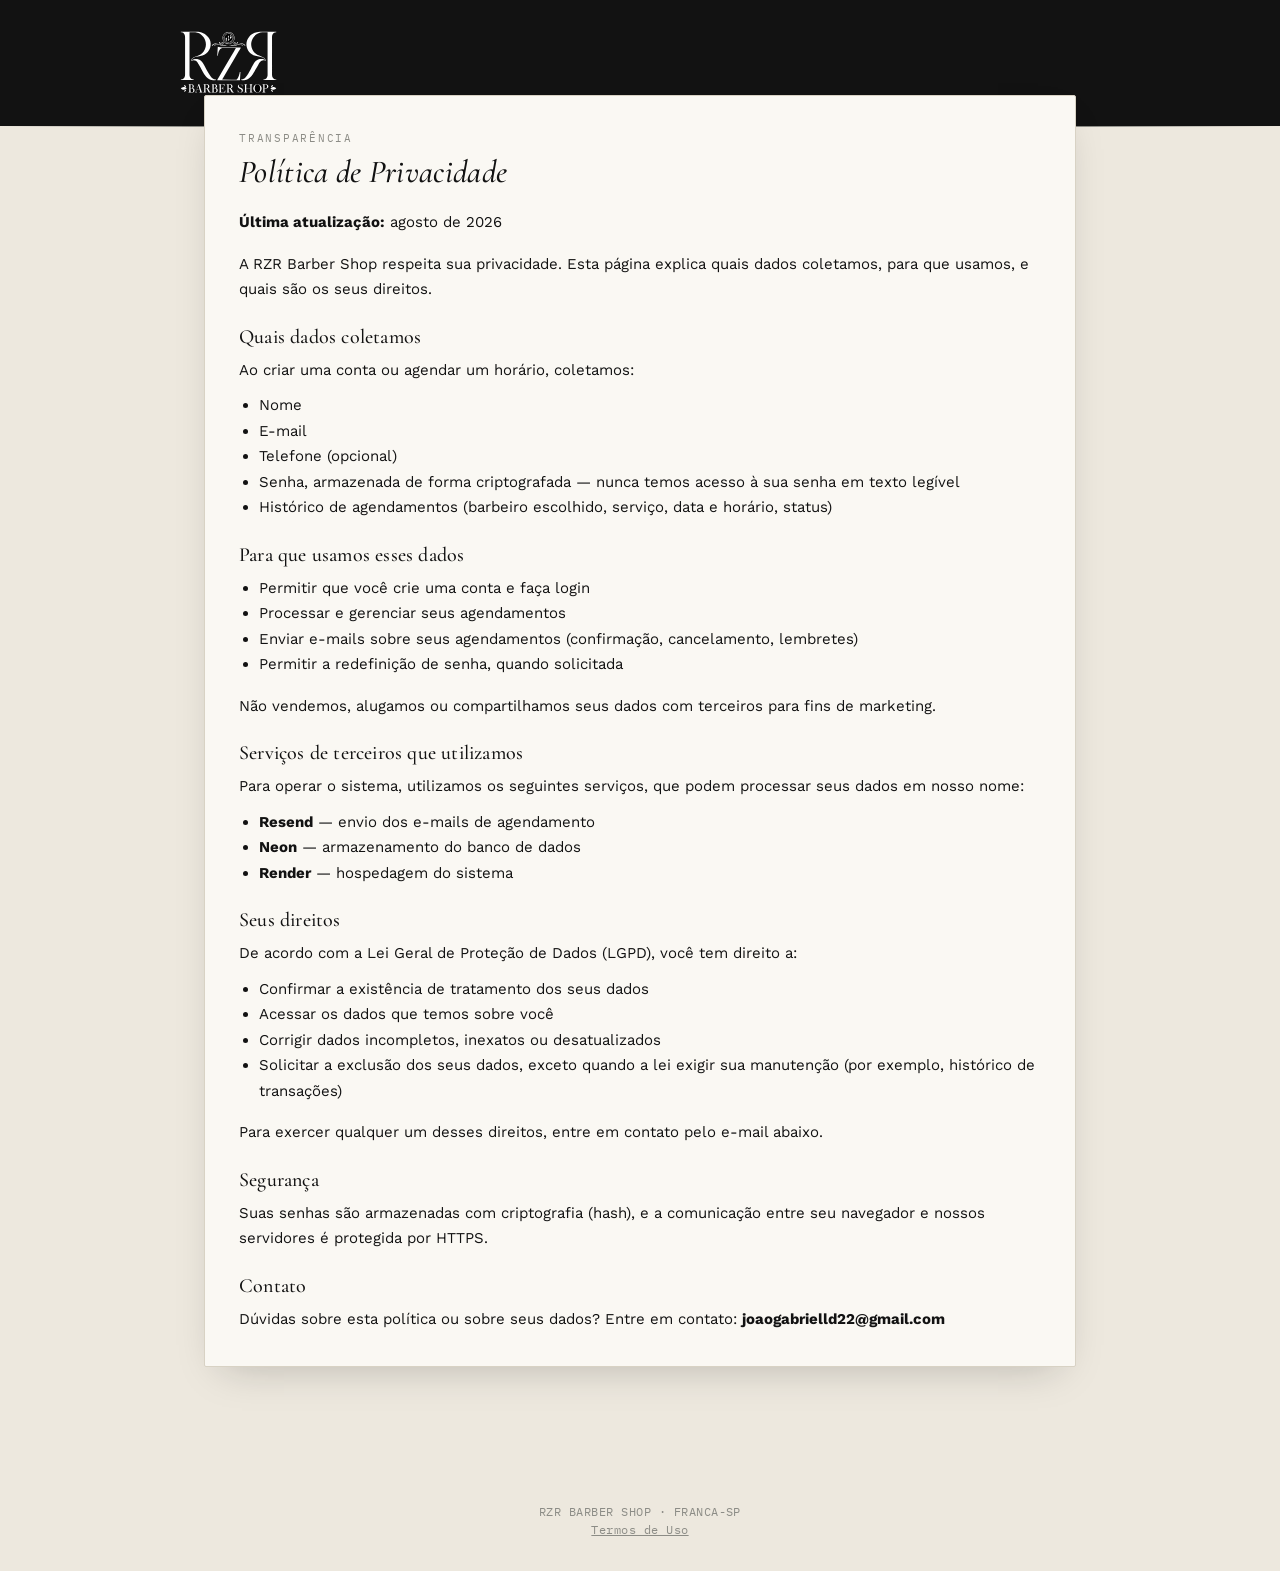
<file: privacidade.html>
<!DOCTYPE html>
<html lang="pt-BR">
<head>
<meta charset="UTF-8">
<meta name="viewport" content="width=device-width, initial-scale=1.0">
<title>Política de Privacidade · RZR Barber Shop</title>
<link rel="stylesheet" href="style.css">
</head>
<body>

<header class="hero" style="padding-bottom:32px">
  <nav class="hero-nav" style="margin-bottom:0">
    <div class="brand">
      <img src="assets/logo.svg" alt="RZR Barber Shop">
    </div>
  </nav>
</header>
<div class="stripes"></div>

<main>
  <section class="card">
    <div class="section-label">Transparência</div>
    <h2 class="section-title">Política de Privacidade</h2>

    <div style="color:var(--ink);font-size:15px;line-height:1.7">
      <p style="margin-bottom:16px"><strong>Última atualização:</strong> agosto de 2026</p>

      <p style="margin-bottom:16px">A RZR Barber Shop respeita sua privacidade. Esta página explica quais dados coletamos, para que usamos, e quais são os seus direitos.</p>

      <h3 style="font-size:20px;margin:24px 0 10px">Quais dados coletamos</h3>
      <p style="margin-bottom:10px">Ao criar uma conta ou agendar um horário, coletamos:</p>
      <ul style="margin:0 0 16px 20px">
        <li>Nome</li>
        <li>E-mail</li>
        <li>Telefone (opcional)</li>
        <li>Senha, armazenada de forma criptografada — nunca temos acesso à sua senha em texto legível</li>
        <li>Histórico de agendamentos (barbeiro escolhido, serviço, data e horário, status)</li>
      </ul>

      <h3 style="font-size:20px;margin:24px 0 10px">Para que usamos esses dados</h3>
      <ul style="margin:0 0 16px 20px">
        <li>Permitir que você crie uma conta e faça login</li>
        <li>Processar e gerenciar seus agendamentos</li>
        <li>Enviar e-mails sobre seus agendamentos (confirmação, cancelamento, lembretes)</li>
        <li>Permitir a redefinição de senha, quando solicitada</li>
      </ul>
      <p style="margin-bottom:16px">Não vendemos, alugamos ou compartilhamos seus dados com terceiros para fins de marketing.</p>

      <h3 style="font-size:20px;margin:24px 0 10px">Serviços de terceiros que utilizamos</h3>
      <p style="margin-bottom:10px">Para operar o sistema, utilizamos os seguintes serviços, que podem processar seus dados em nosso nome:</p>
      <ul style="margin:0 0 16px 20px">
        <li><strong>Resend</strong> — envio dos e-mails de agendamento</li>
        <li><strong>Neon</strong> — armazenamento do banco de dados</li>
        <li><strong>Render</strong> — hospedagem do sistema</li>
      </ul>

      <h3 style="font-size:20px;margin:24px 0 10px">Seus direitos</h3>
      <p style="margin-bottom:10px">De acordo com a Lei Geral de Proteção de Dados (LGPD), você tem direito a:</p>
      <ul style="margin:0 0 16px 20px">
        <li>Confirmar a existência de tratamento dos seus dados</li>
        <li>Acessar os dados que temos sobre você</li>
        <li>Corrigir dados incompletos, inexatos ou desatualizados</li>
        <li>Solicitar a exclusão dos seus dados, exceto quando a lei exigir sua manutenção (por exemplo, histórico de transações)</li>
      </ul>
      <p style="margin-bottom:16px">Para exercer qualquer um desses direitos, entre em contato pelo e-mail abaixo.</p>

      <h3 style="font-size:20px;margin:24px 0 10px">Segurança</h3>
      <p style="margin-bottom:16px">Suas senhas são armazenadas com criptografia (hash), e a comunicação entre seu navegador e nossos servidores é protegida por HTTPS.</p>

      <h3 style="font-size:20px;margin:24px 0 10px">Contato</h3>
      <p>Dúvidas sobre esta política ou sobre seus dados? Entre em contato: <strong>joaogabrielld22@gmail.com</strong></p>
    </div>
  </section>
</main>

<footer>
  RZR BARBER SHOP · FRANCA-SP
  <br>
  <a href="termos-uso.html" style="color:var(--silver-dim);text-decoration:underline">Termos de Uso</a>
</footer>

</body>
</html>
</file>
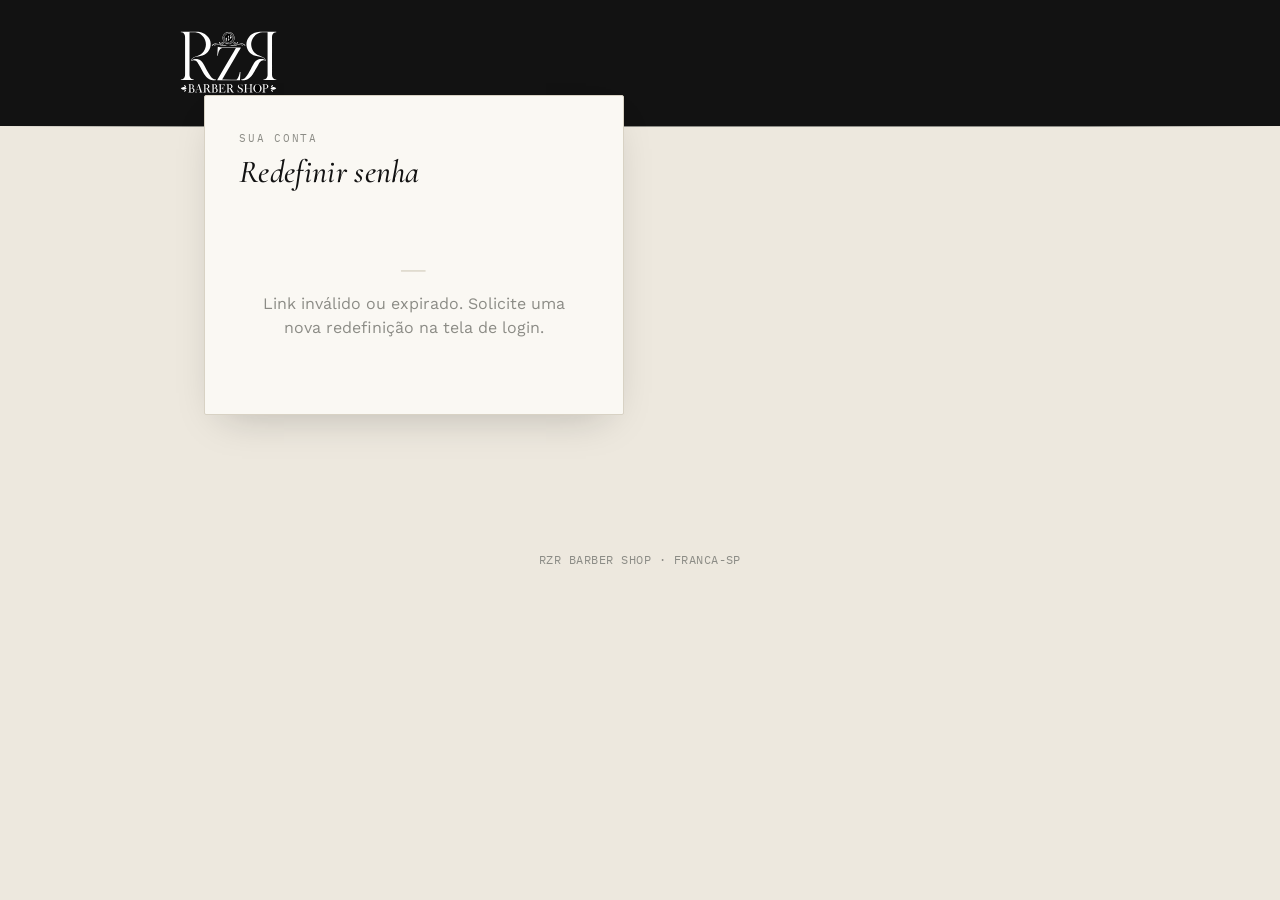
<file: redefinir-senha.html>
<!DOCTYPE html>
<html lang="pt-BR">
<head>
<meta charset="UTF-8">
<meta name="viewport" content="width=device-width, initial-scale=1.0">
<title>Redefinir senha · RZR Barber Shop</title>
<link rel="icon" type="image/svg+xml" href="assets/logo.svg">
<link rel="stylesheet" href="style.css">
</head>
<body>

<header class="hero" style="padding-bottom:32px">
  <nav class="hero-nav" style="margin-bottom:0">
    <div class="brand">
      <img src="assets/logo.svg" alt="RZR Barber Shop">
    </div>
  </nav>
</header>
<div class="stripes"></div>

<main>
  <section class="card" style="max-width:420px">
    <div class="section-label">Sua conta</div>
    <h2 class="section-title">Redefinir senha</h2>

    <div id="formRedefinir">
      <div class="field">
        <label>Nova senha</label>
        <div class="password-wrapper">
          <input type="password" id="novaSenha">
          <button type="button" class="toggle-password" data-target="novaSenha">
            <img src="assets/see-eye.svg" alt="Mostrar senha">
          </button>
        </div>
      </div>
      <div class="field">
        <label>Confirmar nova senha</label>
        <div class="password-wrapper">
          <input type="password" id="novaSenhaConfirmar">
          <button type="button" class="toggle-password" data-target="novaSenhaConfirmar">
            <img src="assets/see-eye.svg" alt="Mostrar senha">
          </button>
        </div>
      </div>
      <button class="btn btn-primary" style="width:100%" id="btnRedefinir">Salvar nova senha</button>
    </div>

    <div id="linkInvalido" class="hidden empty">
      <div class="display">—</div>
      Link inválido ou expirado. Solicite uma nova redefinição na tela de login.
    </div>

    <div id="sucessoRedefinir" class="hidden empty">
      <div class="display">✓</div>
      Senha redefinida com sucesso! Você já pode fazer login normalmente.
    </div>
  </section>
</main>

<footer>RZR BARBER SHOP · FRANCA-SP</footer>
<div id="toast"></div>

<script src="app.js"></script>
<script>
const params = new URLSearchParams(window.location.search);
const token = params.get("token");

if (!token) {
  document.getElementById("formRedefinir").classList.add("hidden");
  document.getElementById("linkInvalido").classList.remove("hidden");
} else {
  setupPasswordToggles();
}

document.getElementById("btnRedefinir")?.addEventListener("click", async () => {
  const novaSenha = document.getElementById("novaSenha").value;
  const novaSenhaConfirmar = document.getElementById("novaSenhaConfirmar").value;

  if (!novaSenha || novaSenha.length < 6) return toast("A senha deve ter pelo menos 6 caracteres", true);
  if (novaSenha !== novaSenhaConfirmar) return toast("As senhas não coincidem", true);

  try {
    await api("/api/auth/redefinir-senha", {
      method: "POST",
      body: JSON.stringify({ token, novaSenha })
    });
    document.getElementById("formRedefinir").classList.add("hidden");
    document.getElementById("sucessoRedefinir").classList.remove("hidden");
  } catch (e) {
    toast(e.message, true);
  }
});
</script>
</body>
</html>
</file>
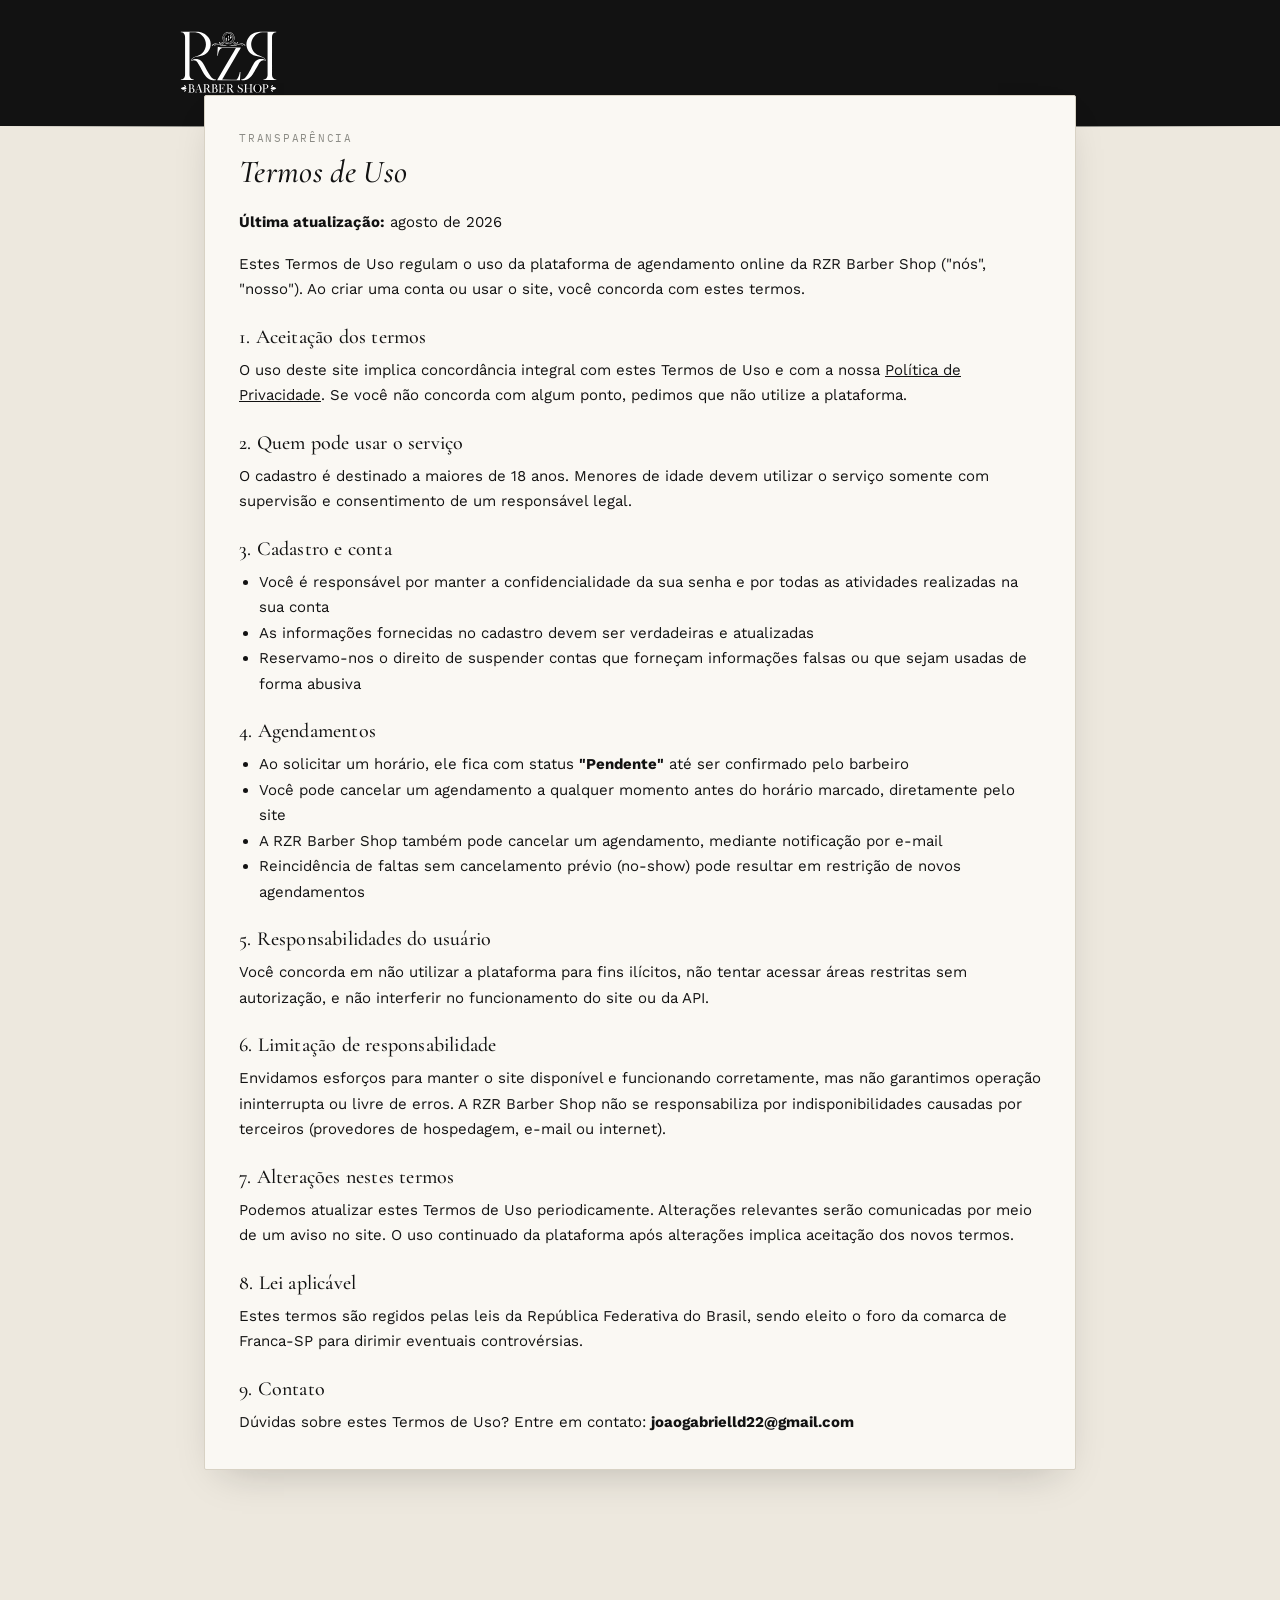
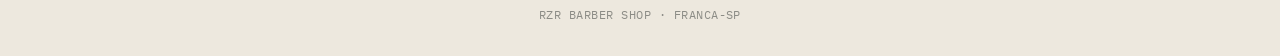
<file: termos-uso.html>
<!DOCTYPE html>
<html lang="pt-BR">
<head>
<meta charset="UTF-8">
<meta name="viewport" content="width=device-width, initial-scale=1.0">
<title>Termos de Uso · RZR Barber Shop</title>
<link rel="icon" type="image/svg+xml" href="assets/logo.svg">
<link rel="stylesheet" href="style.css">
</head>
<body>

<header class="hero" style="padding-bottom:32px">
  <nav class="hero-nav" style="margin-bottom:0">
    <div class="brand">
      <img src="assets/logo.svg" alt="RZR Barber Shop">
    </div>
  </nav>
</header>
<div class="stripes"></div>

<main>
  <section class="card">
    <div class="section-label">Transparência</div>
    <h2 class="section-title">Termos de Uso</h2>

    <div style="color:var(--ink);font-size:15px;line-height:1.7">
      <p style="margin-bottom:16px"><strong>Última atualização:</strong> agosto de 2026</p>

      <p style="margin-bottom:16px">Estes Termos de Uso regulam o uso da plataforma de agendamento online da RZR Barber Shop ("nós", "nosso"). Ao criar uma conta ou usar o site, você concorda com estes termos.</p>

      <h3 style="font-size:20px;margin:24px 0 10px">1. Aceitação dos termos</h3>
      <p style="margin-bottom:16px">O uso deste site implica concordância integral com estes Termos de Uso e com a nossa <a href="privacidade.html" style="color:var(--brick);text-decoration:underline" >Política de Privacidade</a>. Se você não concorda com algum ponto, pedimos que não utilize a plataforma.</p>

      <h3 style="font-size:20px;margin:24px 0 10px">2. Quem pode usar o serviço</h3>
      <p style="margin-bottom:16px">O cadastro é destinado a maiores de 18 anos. Menores de idade devem utilizar o serviço somente com supervisão e consentimento de um responsável legal.</p>

      <h3 style="font-size:20px;margin:24px 0 10px">3. Cadastro e conta</h3>
      <ul style="margin:0 0 16px 20px">
        <li>Você é responsável por manter a confidencialidade da sua senha e por todas as atividades realizadas na sua conta</li>
        <li>As informações fornecidas no cadastro devem ser verdadeiras e atualizadas</li>
        <li>Reservamo-nos o direito de suspender contas que forneçam informações falsas ou que sejam usadas de forma abusiva</li>
      </ul>

      <h3 style="font-size:20px;margin:24px 0 10px">4. Agendamentos</h3>
      <ul style="margin:0 0 16px 20px">
        <li>Ao solicitar um horário, ele fica com status <strong>"Pendente"</strong> até ser confirmado pelo barbeiro</li>
        <li>Você pode cancelar um agendamento a qualquer momento antes do horário marcado, diretamente pelo site</li>
        <li>A RZR Barber Shop também pode cancelar um agendamento, mediante notificação por e-mail</li>
        <li>Reincidência de faltas sem cancelamento prévio (no-show) pode resultar em restrição de novos agendamentos</li>
      </ul>

      <h3 style="font-size:20px;margin:24px 0 10px">5. Responsabilidades do usuário</h3>
      <p style="margin-bottom:16px">Você concorda em não utilizar a plataforma para fins ilícitos, não tentar acessar áreas restritas sem autorização, e não interferir no funcionamento do site ou da API.</p>

      <h3 style="font-size:20px;margin:24px 0 10px">6. Limitação de responsabilidade</h3>
      <p style="margin-bottom:16px">Envidamos esforços para manter o site disponível e funcionando corretamente, mas não garantimos operação ininterrupta ou livre de erros. A RZR Barber Shop não se responsabiliza por indisponibilidades causadas por terceiros (provedores de hospedagem, e-mail ou internet).</p>

      <h3 style="font-size:20px;margin:24px 0 10px">7. Alterações nestes termos</h3>
      <p style="margin-bottom:16px">Podemos atualizar estes Termos de Uso periodicamente. Alterações relevantes serão comunicadas por meio de um aviso no site. O uso continuado da plataforma após alterações implica aceitação dos novos termos.</p>

      <h3 style="font-size:20px;margin:24px 0 10px">8. Lei aplicável</h3>
      <p style="margin-bottom:16px">Estes termos são regidos pelas leis da República Federativa do Brasil, sendo eleito o foro da comarca de Franca-SP para dirimir eventuais controvérsias.</p>

      <h3 style="font-size:20px;margin:24px 0 10px">9. Contato</h3>
      <p>Dúvidas sobre estes Termos de Uso? Entre em contato: <strong>joaogabrielld22@gmail.com</strong></p>
    </div>
  </section>
</main>

<footer>RZR BARBER SHOP · FRANCA-SP</footer>

</body>
</html>
</file>
<file: style.css>
@import url('https://fonts.googleapis.com/css2?family=Cormorant+Garamond:ital,wght@0,400;0,500;0,600;1,400&family=Work+Sans:wght@400;500;600&family=IBM+Plex+Mono:wght@400;500&display=swap');

:root {
  --ink: #121212;
  --charcoal: #1A1A1A;
  --charcoal-2: #232323;
  --bone: #EDE8DE;
  --bone-2: #E1DACB;
  --silver: #C4C4C0;
  --silver-dim: #8C8C86;
  --line: #D8D2C4;
  --white: #FAF8F3;
}

* { box-sizing: border-box; margin: 0; padding: 0; }

body {
  font-family: 'Work Sans', sans-serif;
  background: var(--bone);
  color: var(--ink);
  line-height: 1.5;
}

h1, h2, h3, .display {
  font-family: 'Cormorant Garamond', serif;
  font-weight: 500;
  letter-spacing: 0.01em;
  line-height: 1.05;
}

.mono { font-family: 'IBM Plex Mono', monospace; }
a { color: inherit; }

/* ---------- Hairline divider (signature element) ---------- */
.stripes {
  height: 1px;
  background: linear-gradient(90deg, transparent, var(--silver-dim) 15%, var(--silver-dim) 85%, transparent);
}

/* ---------- Header / Hero ---------- */
.hero {
  background: var(--ink);
  color: var(--bone);
  padding: 30px 24px 64px;
}

.hero-nav {
  display: flex;
  justify-content: space-between;
  align-items: center;
  max-width: 920px;
  margin: 0 auto 56px;
}

.brand { display: flex; align-items: center; gap: 12px; }
.brand img { height: 64px; width: auto; display: block; }
.brand-text {
  font-family: 'Cormorant Garamond', serif;
  font-size: 22px;
  letter-spacing: 0.14em;
  color: var(--white);
  text-transform: uppercase;
}

.nav-actions { display: flex; gap: 10px; align-items: center; }

.hero-content { max-width: 920px; margin: 0 auto; }

.eyebrow {
  font-family: 'IBM Plex Mono', monospace;
  font-size: 11px;
  letter-spacing: 0.22em;
  text-transform: uppercase;
  color: var(--silver-dim);
  margin-bottom: 16px;
}

.hero h1 {
  font-size: clamp(46px, 8.5vw, 88px);
  color: var(--white);
  max-width: 780px;
  font-style: italic;
  font-weight: 400;
}
.hero h1 em { color: var(--silver); font-style: normal; }

.hero p {
  margin-top: 20px;
  max-width: 460px;
  color: #A8A196;
  font-size: 16px;
}

/* ---------- Buttons ---------- */
.btn {
  font-family: 'Work Sans', sans-serif;
  font-weight: 600;
  font-size: 13px;
  letter-spacing: 0.03em;
  border: none;
  border-radius: 2px;
  padding: 12px 22px;
  cursor: pointer;
  transition: transform 0.12s ease, opacity 0.12s ease, background 0.15s ease;
}
.btn:active { transform: scale(0.97); }
.btn:disabled { opacity: 0.5; cursor: not-allowed; }

.btn-primary { background: var(--ink); color: var(--white); }
.btn-primary:hover { background: #000; }

.btn-ghost { background: transparent; color: var(--bone); border: 1px solid #3A3A3A; }
.btn-ghost:hover { border-color: var(--silver); color: var(--silver); }

.btn-small { padding: 8px 14px; font-size: 12px; }
.btn-outline { background: transparent; border: 1.5px solid var(--ink); color: var(--ink); }
.btn-outline:hover { background: var(--ink); color: var(--white); }
.btn-danger { background: transparent; border: 1.5px solid #8A5A52; color: #8A5A52; }
.btn-danger:hover { background: #8A5A52; color: var(--white); }

/* ---------- Main layout ---------- */
main {
  max-width: 920px;
  margin: -32px auto 0;
  padding: 0 24px 80px;
  position: relative;
}

.card {
  background: var(--white);
  border-radius: 2px;
  padding: 34px;
  box-shadow: 0 16px 40px -18px rgba(18,18,18,0.25);
  margin-bottom: 24px;
  border: 1px solid var(--line);
}

.section-label {
  font-family: 'IBM Plex Mono', monospace;
  font-size: 11px;
  letter-spacing: 0.16em;
  text-transform: uppercase;
  color: var(--silver-dim);
  margin-bottom: 8px;
}

.section-title {
  font-size: 32px;
  margin-bottom: 22px;
  font-style: italic;
}

/* ---------- Steps ---------- */
.steps { display: flex; gap: 6px; margin-bottom: 28px; }
.step {
  flex: 1;
  padding: 10px 12px;
  border-radius: 2px;
  background: var(--bone-2);
  font-family: 'IBM Plex Mono', monospace;
  font-size: 11px;
  letter-spacing: 0.04em;
  color: var(--silver-dim);
  border-bottom: 2px solid transparent;
}
.step.active { background: var(--ink); color: var(--silver); }
.step.done { border-bottom-color: var(--ink); color: var(--ink); }

/* ---------- Choice grids ---------- */
.choice-grid {
  display: grid;
  grid-template-columns: repeat(auto-fill, minmax(190px, 1fr));
  gap: 12px;
}

.choice-card {
  border: 1px solid var(--line);
  border-radius: 2px;
  padding: 18px;
  cursor: pointer;
  transition: border-color 0.12s ease, background 0.12s ease;
  background: var(--white);
}
.choice-card:hover { border-color: var(--silver-dim); }
.choice-card.selected { border-color: var(--ink); background: var(--bone); }
.choice-card .name { font-family: 'Cormorant Garamond', serif; font-weight: 600; font-size: 20px; margin-bottom: 4px; }
.choice-card .meta { font-family: 'IBM Plex Mono', monospace; font-size: 12px; color: var(--silver-dim); }

/* ---------- Date input ---------- */
input[type="date"], input[type="text"], input[type="email"], input[type="password"], input[type="tel"], input[type="number"], input[type="time"] {
  font-family: 'Work Sans', sans-serif;
  font-size: 15px;
  padding: 12px 14px;
  border: 1px solid var(--line);
  border-radius: 2px;
  min-width: 0;
  width: 100%;
  background: var(--white);
  color: var(--ink);
}
input:focus { outline: none; border-color: var(--ink); }
label { display: block; font-size: 12px; font-weight: 600; letter-spacing: 0.03em; margin-bottom: 6px; color: var(--silver-dim); text-transform: uppercase; }
.field { margin-bottom: 16px; min-width: 0;}
select { font-family: 'Work Sans', sans-serif; }

/* ---------- Ticket-stub time slots ---------- */
.slot-grid {
  display: grid;
  grid-template-columns: repeat(auto-fill, minmax(96px, 1fr));
  gap: 10px;
}

.slot {
  font-family: 'IBM Plex Mono', monospace;
  font-size: 14px;
  font-weight: 500;
  text-align: center;
  padding: 12px 4px;
  border: 1px dashed var(--line);
  border-radius: 2px;
  cursor: pointer;
  background: var(--white);
}
.slot:hover { border-color: var(--silver-dim); border-style: solid; }
.slot.selected { background: var(--ink); color: var(--white); border-color: var(--ink); border-style: solid; }

/* ---------- Appointment list ---------- */
.appt {
  display: flex;
  justify-content: space-between;
  align-items: center;
  padding: 18px 0;
  border-bottom: 1px solid var(--line);
  gap: 16px;
  flex-wrap: wrap;
}
.appt:last-child { border-bottom: none; }
.appt-info .name { font-family: 'Cormorant Garamond', serif; font-weight: 600; font-size: 19px; }
.appt-info .meta { font-family: 'IBM Plex Mono', monospace; font-size: 12px; color: var(--silver-dim); margin-top: 2px; }

.badge {
  font-family: 'IBM Plex Mono', monospace;
  font-size: 10px;
  text-transform: uppercase;
  letter-spacing: 0.08em;
  padding: 4px 10px;
  border-radius: 20px;
  border: 1px solid currentColor;
}
.badge-pendente { color: #8A6A1E; background: #F3E9D2; }
.badge-confirmado { color: #2C4A2C; background: #DCE7DC; }
.badge-cancelado { color: #7A3B34; background: #EBDAD7; }

/* ---------- Empty state ---------- */
.empty { text-align: center; padding: 40px 20px; color: var(--silver-dim); }
.empty .display { font-size: 32px; color: var(--line); margin-bottom: 8px; }

/* ---------- Toast ---------- */
#toast {
  position: fixed;
  bottom: 56px;
  left: 50%;
  transform: translateX(-50%) translateY(20px);
  opacity: 0;
  pointer-events: none;
  background: var(--ink);
  color: var(--white);
  padding: 14px 22px;
  border-radius: 2px;
  font-size: 14px;
  font-weight: 500;
  transition: transform 0.25s ease, opacity 0.25s ease;
  z-index: 300;
  border-left: 3px solid var(--silver);
}
#toast.show {
  transform: translateX(-50%) translateY(0);
  opacity: 1;
  pointer-events: auto;
}
#toast.error { border-left-color: #8A5A52; }

/* ---------- Modal ---------- */
.modal-backdrop {
  position: fixed; inset: 0;
  background: rgba(18,18,18,0.6);
  display: flex; align-items: center; justify-content: center;
  z-index: 200;
  padding: 20px;
}
.modal {
  background: var(--white);
  border-radius: 2px;
  padding: 34px;
  max-width: 380px;
  width: 100%;
  border: 1px solid var(--line);
  max-height: 85vh;
  overflow-y: auto;
}
.modal h3 { font-size: 28px; margin-bottom: 18px; font-style: italic; }
.hidden { display: none !important; }

.tab-row { display: flex; gap: 6px; margin-bottom: 20px; }
.tab-btn {
  flex: 1;
  background: var(--bone-2);
  border: none;
  padding: 10px;
  font-family: 'Work Sans', sans-serif;
  font-weight: 600;
  font-size: 12px;
  letter-spacing: 0.03em;
  border-radius: 2px;
  cursor: pointer;
  color: var(--silver-dim);
}
.tab-btn.active { background: var(--ink); color: var(--silver); }

.link-btn {
  background: none; border: none; color: var(--ink);
  font-weight: 600; cursor: pointer; font-size: 13px; text-decoration: underline;
}
#btnAccount {
  text-decoration: none;
}
#btnAccount:hover {
  text-decoration: underline;
}

/* ---------- Password toggle ---------- */
.password-wrapper { position: relative; }
.password-wrapper input { padding-right: 42px; }
.toggle-password {
  position: absolute;
  right: 8px;
  top: 50%;
  transform: translateY(-50%);
  background: none;
  border: none;
  cursor: pointer;
  padding: 4px 6px;
  display: flex;
  align-items: center;
}
.toggle-password img { width: 18px; height: 18px; opacity: 0.6; }
.toggle-password:hover img { opacity: 1;}

.foto-preview {
  width: 80px;
  height: 80px;
  border-radius: 50%;
  object-fit: cover;
  border: 1px solid var(--line);
  display: block;
}
.foto-preview-sm {
  width: 44px;
  height: 44px;
}
.foto-preview-md {
  width: 56px;
  height: 56px;
}

.choice-card-com-foto {
  display: flex;
  align-items: center;
  gap: 14px;
}
.choice-card-com-foto .foto-preview {
  flex-shrink: 0;
}
.choice-card-com-foto .name {
  margin-bottom: 2px;
}
.choice-card-com-foto .info {
  min-width: 0;
}
.choice-card-com-foto .name {
  white-space: nowrap;
  overflow: hidden;
  text-overflow: ellipsis;
}
.choice-card-com-foto .meta {
  white-space: normal;
  overflow-wrap: break-word;
}

/* ---------- Seções colapsáveis ---------- */
details.card > summary {
  cursor: pointer;
  list-style: none;
  position: relative;
  padding-right: 28px;
}
details.card > summary::-webkit-details-marker { display: none; }
details.card > summary::marker { content: ""; }
details.card > summary::after {
  content: "▸";
  position: absolute;
  right: 0;
  top: 2px;
  font-size: 18px;
  color: var(--silver-dim);
  transition: transform 0.15s ease;
}
details.card[open] > summary::after {
  transform: rotate(90deg);
}
details.card .section-body {
  margin-top: 22px;
}

footer {
  text-align: center;
  padding: 32px 20px;
  color: var(--silver-dim);
  font-size: 12px;
  font-family: 'IBM Plex Mono', monospace;
  letter-spacing: 0.04em;
}

/* ---------- Slot reservado (marca d'água) ---------- */
.slot {
  display: flex;
  flex-direction: column;
  align-items: center;
  justify-content: center;
  gap: 4px;
}

.slot.slot-reservado {
  cursor: not-allowed;
  background: var(--bone-2);
  border-style: solid;
}
.slot.slot-reservado:hover {
  border-color: var(--line);
}

.slot-time { line-height: 1; }
.slot.slot-reservado .slot-time {
  color: var(--silver-dim);
  text-decoration: line-through;
  text-decoration-color: #8A5A52;
  text-decoration-thickness: 1.5px;
}

.slot-tag {
  font-family: 'IBM Plex Mono', monospace;
  font-size: 9px;
  font-weight: 600;
  letter-spacing: 0.06em;
  text-transform: uppercase;
  color: #8A5A52;
  background: #EBDAD7;
  padding: 2px 9px;
  border-radius: 20px;
}

@media (max-width: 600px) {
  .hero { padding: 22px 16px 46px; }
  main { padding: 0 16px 60px; }
  .card { padding: 24px; }
  .steps { flex-wrap: wrap; }
}

@keyframes pulseHighlight {
  0%, 100% { box-shadow: 0 0 0 0 rgba(18,18,18,0.35); }
  50% { box-shadow: 0 0 0 6px rgba(18,18,18,0.12); }
}
.tab-btn.highlight {
  animation: pulseHighlight 0.9s ease-in-out 2;
}
</file>
